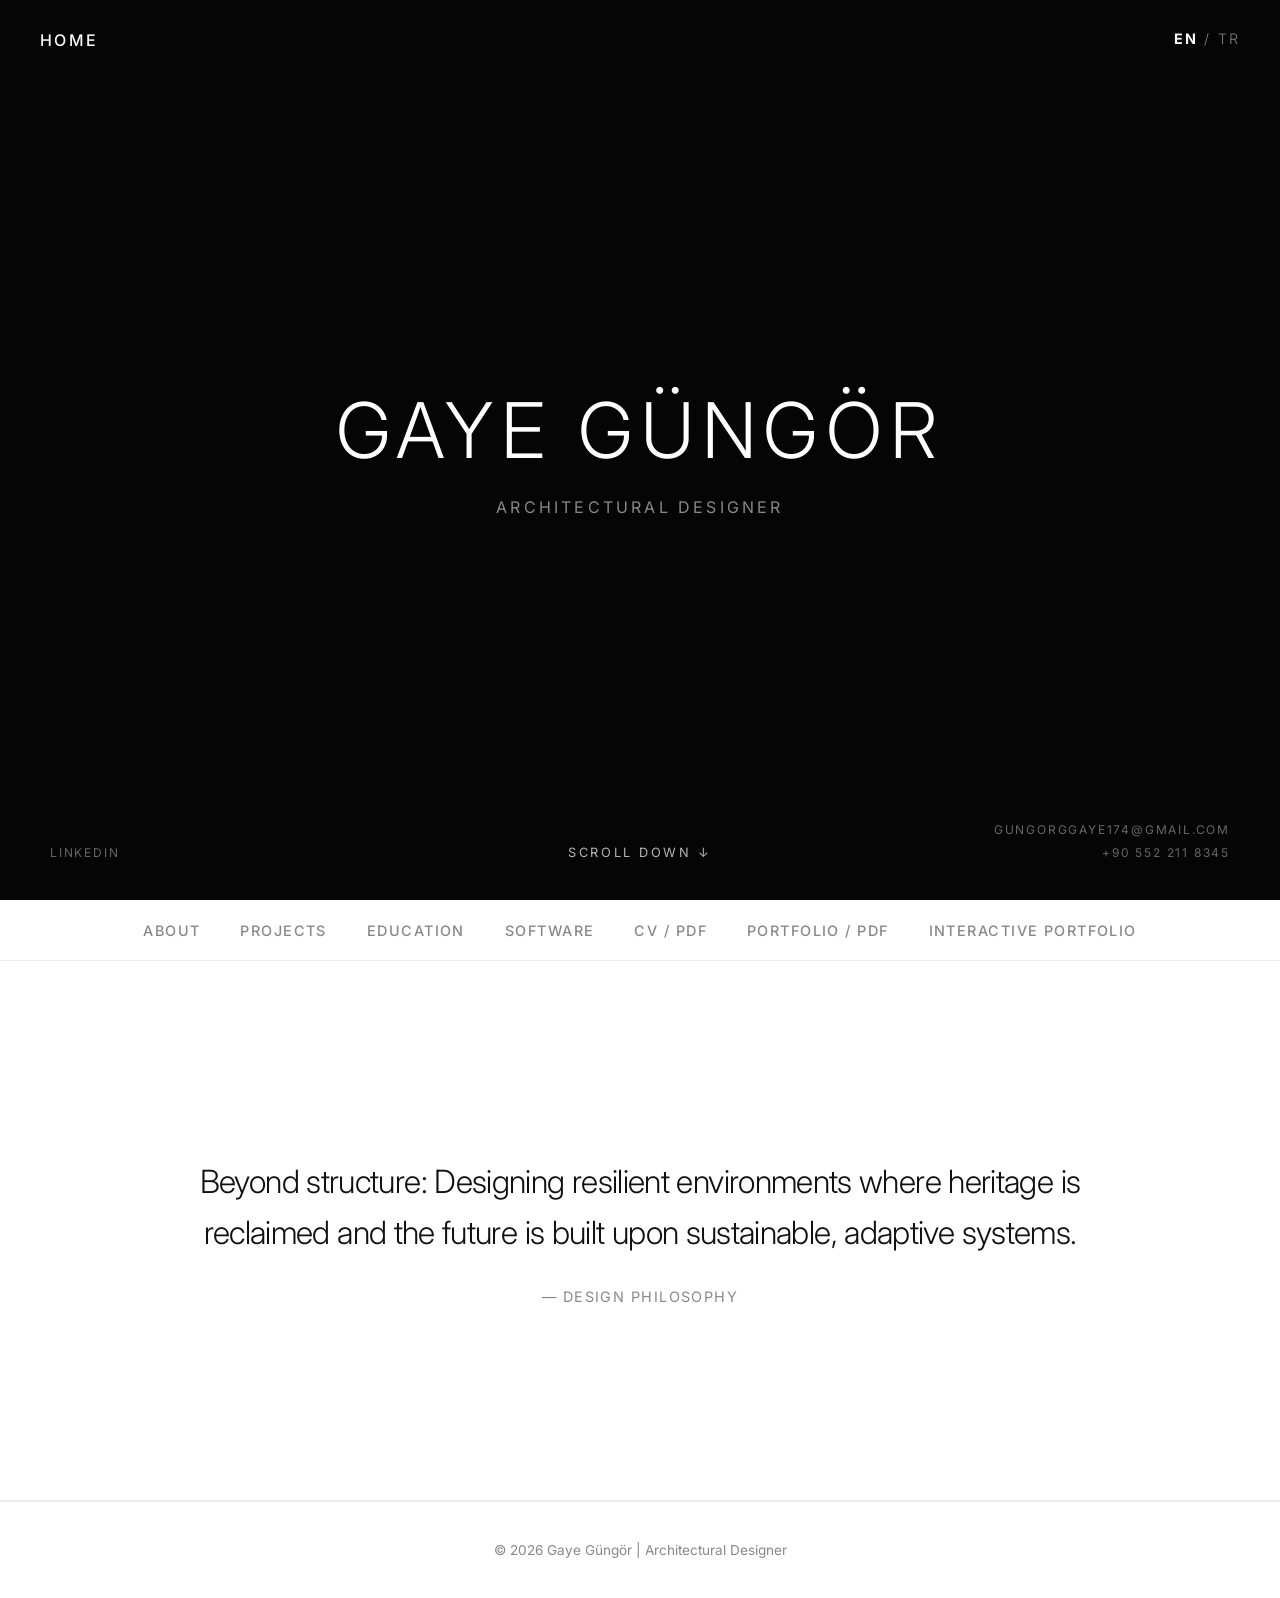
<file: index.html>
<!DOCTYPE html>
<html lang="en">
<head>
    <meta charset="UTF-8">
    <meta name="viewport" content="width=device-width, initial-scale=1.0">
    <title>Gaye Güngör | Architectural Designer</title>
    <link href="https://fonts.googleapis.com/css2?family=Inter:wght@300;400;500;600&display=swap" rel="stylesheet">
    <style>
        /* TEMEL AYARLAR VE ANİMASYON GEÇİŞİ */
        * { box-sizing: border-box; margin: 0; padding: 0; }
        
        body { 
            font-family: 'Inter', sans-serif; 
            background-color: #fafafa; 
            color: #111111; 
            opacity: 0;
            transition: opacity 0.6s ease-in-out;
        }
        
        body.loaded { opacity: 1; }
        body.fade-out { opacity: 0; }

        /* DİL GİZLEME/GÖSTERME SİSTEMİ */
        body.lang-tr .en-text { display: none !important; }
        body.lang-en .tr-text { display: none !important; }

        /* SOL ÜST KÖŞE SABİT ANA SAYFA LOGOSU */
        .fixed-logo {
            position: fixed;
            top: 30px;
            left: 40px;
            color: #ffffff;
            font-size: 1rem;
            font-weight: 500;
            text-transform: uppercase;
            letter-spacing: 0.15em;
            text-decoration: none;
            z-index: 9999;
            mix-blend-mode: difference;
            transition: opacity 0.3s ease;
        }
        .fixed-logo:hover { opacity: 0.6; }

        /* SAĞ ÜST KÖŞE DİL SEÇENEĞİ (ENG / TR) */
        .lang-toggle {
            position: fixed;
            top: 30px;
            right: 40px;
            color: #ffffff;
            font-size: 0.9rem;
            text-transform: uppercase;
            letter-spacing: 0.15em;
            cursor: pointer;
            z-index: 9999;
            mix-blend-mode: difference;
            transition: opacity 0.3s ease, transform 0.3s ease;
        }
        .lang-toggle:hover { opacity: 0.8; transform: translateY(-2px); }

        /* 1. SİYAH GİRİŞ EKRANI (HERO) */
        .hero {
            height: 100vh;
            background-color: #050505; 
            display: flex;
            flex-direction: column;
            justify-content: center;
            align-items: center;
            position: relative;
        }

        .hero h1 {
            color: #ffffff; 
            font-size: clamp(3rem, 6vw, 6rem);
            font-weight: 300;
            letter-spacing: 0.1em;
            text-transform: uppercase;
            animation: slideUp 1.5s ease-out forwards;
            opacity: 0;
            transform: translateY(30px);
            text-align: center;
        }

        .hero p { 
            color: #888888; 
            margin-top: 20px; 
            font-size: 1rem; 
            text-transform: uppercase; 
            letter-spacing: 0.2em; 
            animation: slideUp 1.5s ease-out forwards 0.3s; 
            opacity: 0; 
            transform: translateY(30px); 
            text-align: center;
        }

        @keyframes slideUp {
            to { opacity: 1; transform: translateY(0); }
        }

        /* Hero İçi İletişim Bilgileri */
        .hero-social, .hero-contact {
            position: absolute;
            bottom: 40px;
            display: flex;
            flex-direction: column;
            gap: 8px;
            opacity: 0;
            animation: slideUp 1.5s ease-out forwards 0.6s; 
        }

        .hero-social { left: 50px; text-align: left; }
        .hero-contact { right: 50px; text-align: right; }

        .contact-link {
            color: #666666;
            text-decoration: none;
            font-size: 0.75rem;
            letter-spacing: 0.15em;
            text-transform: uppercase;
            transition: color 0.3s ease;
        }
        .contact-link:hover { color: #ffffff; }

        .scroll-down {
            position: absolute;
            bottom: 40px;
            color: #ffffff;
            font-size: 0.8rem;
            letter-spacing: 0.2em;
            text-transform: uppercase;
            text-decoration: none;
            opacity: 0.7;
            transition: opacity 0.3s;
            animation: bounce 2s infinite;
            cursor: pointer;
        }
        .scroll-down:hover { opacity: 1; }

        @keyframes bounce {
            0%, 20%, 50%, 80%, 100% { transform: translateY(0); }
            40% { transform: translateY(-10px); }
            60% { transform: translateY(-5px); }
        }

        /* 2. YAPIŞKAN MENÜ (About başa alındı) */
        .nav-container {
            position: sticky;
            top: 0;
            background-color: rgba(255, 255, 255, 0.95); 
            backdrop-filter: blur(5px);
            padding: 20px 0;
            border-bottom: 1px solid #eaeaea;
            z-index: 1000;
            text-align: center;
        }

        .nav-links {
            list-style: none;
            display: flex;
            justify-content: center;
            gap: 40px;
            flex-wrap: wrap;
        }

        .nav-links a {
            text-decoration: none;
            color: #888888;
            font-size: 0.9rem;
            font-weight: 500;
            text-transform: uppercase;
            letter-spacing: 0.1em;
            transition: color 0.3s ease;
            cursor: pointer;
        }
        .nav-links a:hover, .nav-links a.active { color: #111111; }

        /* MANİFESTO / VİZYON BÖLÜMÜ */
        .philosophy-section {
            padding: 150px 10%;
            background-color: #ffffff;
            text-align: center;
            min-height: 60vh;
            display: flex;
            flex-direction: column;
            justify-content: center;
            align-items: center;
            border-bottom: 1px solid #eaeaea;
        }
        .philosophy-text {
            font-size: clamp(1.5rem, 2.5vw, 2.5rem);
            font-weight: 300;
            line-height: 1.6;
            color: #111111;
            max-width: 1000px;
            margin: 0 auto;
            letter-spacing: -0.02em;
        }
        .philosophy-sub {
            margin-top: 30px;
            font-size: 0.9rem;
            color: #888888;
            text-transform: uppercase;
            letter-spacing: 0.1em;
        }

        footer {
            padding: 40px 10%;
            text-align: center;
            border-top: 1px solid #eaeaea;
            font-size: 0.85rem;
            color: #888888;
            background-color: #ffffff;
        }

        /* MOBİL UYUM */
        @media (max-width: 768px) {
            .nav-links { gap: 20px; }
            .hero-social, .hero-contact { bottom: 20px; gap: 5px; }
            .hero-social { left: 20px; }
            .hero-contact { right: 20px; }
            .contact-link { font-size: 0.65rem; }
            .scroll-down { bottom: 80px; }
            .fixed-logo { top: 20px; left: 20px; font-size: 0.8rem; }
            .lang-toggle { top: 20px; right: 20px; font-size: 0.8rem; }
            .philosophy-section { padding: 80px 5%; }
        }
    </style>
</head>
<body class="lang-en">

    <!-- SOL ÜST ANA SAYFA BUTONU -->
    <a href="index.html" class="fixed-logo en-text" onclick="transitionToPage(event, 'index.html')">Home</a>
    <a href="index.html" class="fixed-logo tr-text" onclick="transitionToPage(event, 'index.html')">Ana Sayfa</a>
    
    <!-- SAĞ ÜST DİL SEÇENEĞİ -->
    <div class="lang-toggle" onclick="toggleLanguage()">
        <span class="en-text"><span style="font-weight: 700; opacity: 1;">EN</span> <span style="font-weight: 300; opacity: 0.5;">/ TR</span></span>
        <span class="tr-text"><span style="font-weight: 300; opacity: 0.5;">EN /</span> <span style="font-weight: 700; opacity: 1;">TR</span></span>
    </div>

    <section class="hero" id="home">
        <h1>Gaye Güngör</h1>
        <p class="en-text">Architectural Designer</p>
        <p class="tr-text">Mimari Tasarımcı</p>
        
        <div class="hero-social">
            <a href="https://www.linkedin.com/in/gayeg%C3%BCng%C3%B6r" target="_blank" class="contact-link">LinkedIn</a>
        </div>

        <div class="hero-contact">
            <a href="mailto:gungorggaye174@gmail.com" class="contact-link">gungorggaye174@gmail.com</a>
            <a href="tel:+905522118345" class="contact-link">+90 552 211 8345</a>
        </div>

        <a class="scroll-down en-text" onclick="scrollToManifesto()">Scroll Down ↓</a>
        <a class="scroll-down tr-text" onclick="scrollToManifesto()">Aşağı Kaydır ↓</a>
    </section>

    <!-- MENÜ: İstediğin gibi About en başta, ardından Projects, Education, Software -->
    <nav class="nav-container" id="navbar">
        <ul class="nav-links" style="list-style: none; padding: 0;">
            <li>
                <a href="about.html" class="en-text" onclick="transitionToPage(event, 'about.html')">About</a>
                <a href="about.html" class="tr-text" onclick="transitionToPage(event, 'about.html')">Hakkımda</a>
            </li>
            <li>
                <a href="projects.html" class="en-text" onclick="transitionToPage(event, 'projects.html')">Projects</a>
                <a href="projects.html" class="tr-text" onclick="transitionToPage(event, 'projects.html')">Projeler</a>
            </li>
            <li>
                <a href="education.html" class="en-text" onclick="transitionToPage(event, 'education.html')">Education</a>
                <a href="education.html" class="tr-text" onclick="transitionToPage(event, 'education.html')">Eğitim</a>
            </li>
            <li>
                <a href="software.html" class="en-text" onclick="transitionToPage(event, 'software.html')">Software</a>
                <a href="software.html" class="tr-text" onclick="transitionToPage(event, 'software.html')">Yazılımlar</a>
            </li>
            <li><a href="Gaye_Gungor_CV.pdf" target="_blank">CV / PDF</a></li>
            <li>
                <a href="Gaye_Gungor_Portfolio%20(1).pdf" target="_blank" class="en-text">Portfolio / PDF</a>
                <a href="Gaye_Gungor_Portfolio%20(1).pdf" target="_blank" class="tr-text">Portfolyo / PDF</a>
            </li>
            <li>
                <a href="https://heyzine.com/flip-book/fa36f7c1f8.html" target="_blank" class="en-text">Interactive Portfolio</a>
                <a href="https://heyzine.com/flip-book/fa36f7c1f8.html" target="_blank" class="tr-text">Etkileşimli Portfolyo</a>
            </li>
        </ul>
    </nav>

    <!-- VİZYON / MANİFESTO BÖLÜMÜ -->
    <section class="philosophy-section">
        <div class="philosophy-text en-text">
            Beyond structure: Designing resilient environments where heritage is reclaimed and the future is built upon sustainable, adaptive systems.
        </div>
        <div class="philosophy-text tr-text">
            Yapının ötesinde: Kültürel mirasın yeniden kazanıldığı; geleceğin ise sürdürülebilir, adaptif sistemler üzerine inşa edildiği dirençli çevreler tasarlıyorum.
        </div>
        <div class="philosophy-sub en-text">— Design Philosophy</div>
        <div class="philosophy-sub tr-text">— Tasarım Felsefesi</div>
    </section>

    <footer>
        <p class="en-text">© 2026 Gaye Güngör | Architectural Designer</p>
        <p class="tr-text">© 2026 Gaye Güngör | Mimari Tasarımcı</p>
    </footer>

    <script>
        // 1. Dil Hafızası
        const savedLang = localStorage.getItem('siteLang') || 'en';
        document.body.classList.remove('lang-en', 'lang-tr');
        document.body.classList.add('lang-' + savedLang);

        // 2. Sayfa Yüklenme Animasyonu
        window.onload = function() {
            document.body.classList.add('loaded');
        };

        // 3. Manifesto Bölümüne Kaydırma
        function scrollToManifesto() {
            document.querySelector('.philosophy-section').scrollIntoView({ behavior: 'smooth' });
        }

        // 4. Dil Değiştirme Fonksiyonu
        function toggleLanguage() {
            const body = document.body;
            if (body.classList.contains('lang-en')) {
                body.classList.remove('lang-en');
                body.classList.add('lang-tr');
                localStorage.setItem('siteLang', 'tr');
            } else {
                body.classList.remove('lang-tr');
                body.classList.add('lang-en');
                localStorage.setItem('siteLang', 'en');
            }
        }

        // 5. Sayfalar Arası Geçiş Animasyonu
        function transitionToPage(event, url) {
            event.preventDefault(); 
            document.body.classList.remove('loaded');
            document.body.classList.add('fade-out'); 
            
            setTimeout(function() {
                window.location.href = url;
            }, 600);
        }
    </script>
</body>
</html>
</file>
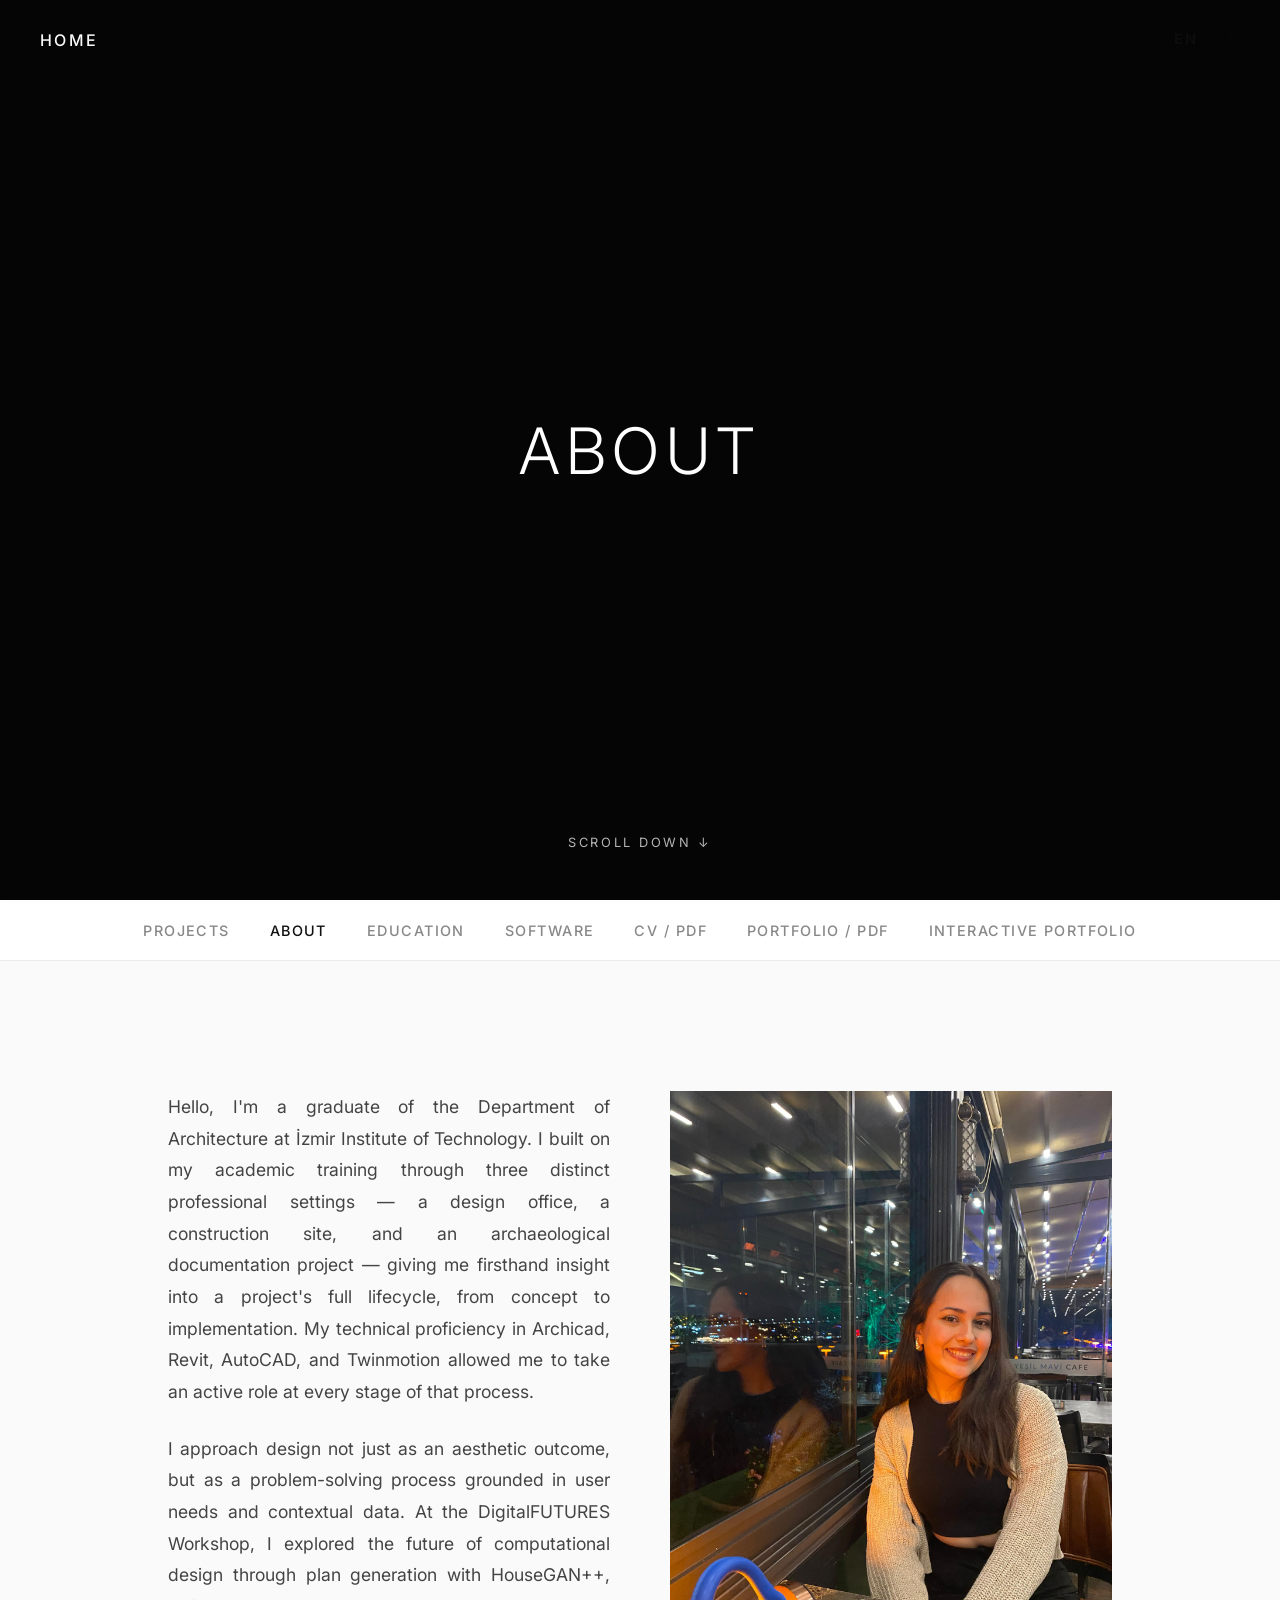
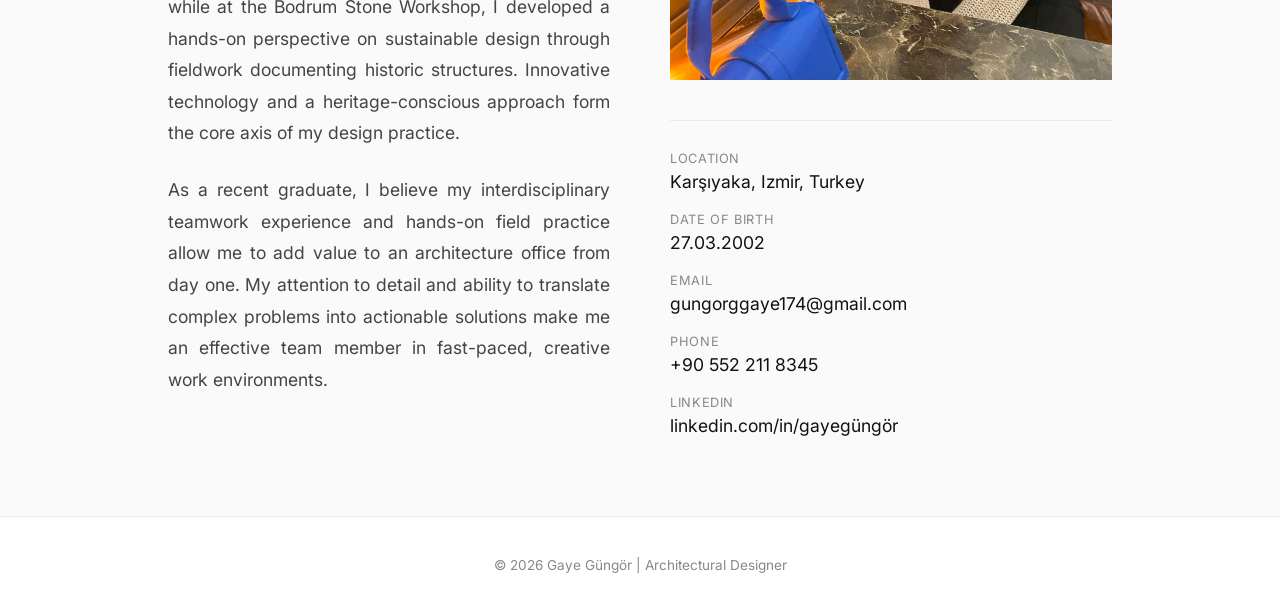
<file: about.html>
<!DOCTYPE html>
<html lang="en">
<head>
    <meta charset="UTF-8">
    <meta name="viewport" content="width=device-width, initial-scale=1.0">
    <title>About | Gaye Güngör</title>
    <link href="https://fonts.googleapis.com/css2?family=Inter:wght@300;400;500;600&display=swap" rel="stylesheet">
    <style>
        * { box-sizing: border-box; margin: 0; padding: 0; }
        body { font-family: 'Inter', sans-serif; background-color: #fafafa; color: #111111; opacity: 0; transition: opacity 0.6s ease-in-out; }
        body.loaded { opacity: 1; }
        body.fade-out { opacity: 0; }

        /* SOL ÜST KÖŞE SABİT ANA SAYFA LOGOSU */
        .fixed-logo {
            position: fixed;
            top: 30px;
            left: 40px;
            color: #ffffff;
            font-size: 1rem;
            font-weight: 500;
            text-transform: uppercase;
            letter-spacing: 0.15em;
            text-decoration: none;
            z-index: 9999;
            mix-blend-mode: difference;
            transition: opacity 0.3s ease;
        }
        .fixed-logo:hover {
            opacity: 0.6;
        }

        .hero { height: 100vh; background-color: #050505; display: flex; flex-direction: column; justify-content: center; align-items: center; position: relative; }
        .hero h1 { color: #ffffff; font-size: clamp(3rem, 5vw, 5rem); font-weight: 300; letter-spacing: 0.1em; text-transform: uppercase; animation: slideUp 1.5s ease-out forwards; opacity: 0; transform: translateY(30px); }
        @keyframes slideUp { to { opacity: 1; transform: translateY(0); } }

        .scroll-down { position: absolute; bottom: 50px; color: #ffffff; font-size: 0.8rem; letter-spacing: 0.2em; text-transform: uppercase; text-decoration: none; opacity: 0.7; transition: opacity 0.3s; animation: bounce 2s infinite; cursor: pointer; }
        .scroll-down:hover { opacity: 1; }
        @keyframes bounce { 0%, 20%, 50%, 80%, 100% { transform: translateY(0); } 40% { transform: translateY(-10px); } 60% { transform: translateY(-5px); } }

        .nav-container { position: sticky; top: 0; background-color: rgba(255, 255, 255, 0.95); backdrop-filter: blur(5px); padding: 20px 0; border-bottom: 1px solid #eaeaea; z-index: 1000; text-align: center; }
        .nav-links { list-style: none; display: flex; justify-content: center; gap: 40px; flex-wrap: wrap; }
        .nav-links a { text-decoration: none; color: #888888; font-size: 0.9rem; font-weight: 500; text-transform: uppercase; letter-spacing: 0.1em; transition: color 0.3s ease; cursor: pointer; }
        .nav-links a:hover, .nav-links a.active { color: #111111; }

        .content-section { padding: 80px 10%; min-height: 100vh; max-width: 1200px; margin: 0 auto; }
        .about-grid { display: grid; grid-template-columns: 1fr 1fr; gap: 60px; margin-top: 50px; }
        
        .bio-text p { font-size: 1.1rem; line-height: 1.8; margin-bottom: 25px; color: #444; text-align: justify; }
        
        /* SAĞ TARAF (FOTOĞRAF VE İLETİŞİM) KUTUSU */
        .profile-side { display: flex; flex-direction: column; }
        .profile-img-container { width: 100%; aspect-ratio: 3/4; background-color: #e0e0e0; display: flex; align-items: center; justify-content: center; color: #999; overflow: hidden; }
        .profile-img-container img { width: 100%; height: 100%; object-fit: cover; }

        .contact-box { margin-top: 40px; padding-top: 30px; border-top: 1px solid #eaeaea; display: flex; flex-direction: column; gap: 20px; }
        .contact-item span { display: block; font-size: 0.8rem; color: #888; text-transform: uppercase; letter-spacing: 0.05em; margin-bottom: 5px; }
        .contact-item a, .contact-item .info-text { color: #111; text-decoration: none; font-size: 1.1rem; }
        .contact-item a { border-bottom: 1px solid transparent; transition: border-color 0.3s; }
        .contact-item a:hover { border-color: #111; }

        footer { padding: 40px 10%; text-align: center; border-top: 1px solid #eaeaea; font-size: 0.85rem; color: #888888; background-color: #ffffff; }

        /* YÜKLENİYOR (PULSE) ANİMASYONU */
        @keyframes pulse {
            0% { background-color: #e0e0e0; }
            50% { background-color: #f2f2f2; }
            100% { background-color: #e0e0e0; }
        }

        .image-placeholder, .img-block, .profile-img-container {
            animation: pulse 2s infinite ease-in-out;
            background-color: #e0e0e0; 
        }

        @media (max-width: 768px) { 
            .about-grid { grid-template-columns: 1fr; } 
            .nav-links { gap: 20px; } 
            .fixed-logo { top: 20px; left: 20px; font-size: 0.8rem; }
        }
        
        /* DİL GİZLEME/GÖSTERME SİSTEMİ */
        body.lang-tr .en-text { display: none !important; }
        body.lang-en .tr-text { display: none !important; }

        /* SAĞ ÜST KÖŞE DİL SEÇENEĞİ (ENG / TR) */
        .lang-toggle {
            position: fixed;
            top: 30px;
            right: 40px;
            color: #111111; 
            font-size: 0.9rem;
            font-weight: 500;
            text-transform: uppercase;
            letter-spacing: 0.15em;
            cursor: pointer;
            z-index: 9999;
            mix-blend-mode: difference;
            transition: opacity 0.3s ease, transform 0.3s ease;
        }
        .lang-toggle:hover { opacity: 0.8; transform: translateY(-2px); }

        @media (max-width: 768px) {
            .lang-toggle { top: 20px; right: 20px; font-size: 0.8rem; }
        }
    </style>
</head>
<body class="lang-en">

    <!-- SAĞ ÜST DİL SEÇENEĞİ -->
    <div class="lang-toggle" onclick="toggleLanguage()">
        <span class="en-text"><span style="font-weight: 700; opacity: 1;">EN</span> <span style="font-weight: 300; opacity: 0.5;">/ TR</span></span>
        <span class="tr-text"><span style="font-weight: 300; opacity: 0.5;">EN /</span> <span style="font-weight: 700; opacity: 1;">TR</span></span>
    </div>
    
    <!-- SABİT ANA SAYFA LOGOSU -->
    <a href="index.html" class="fixed-logo en-text" onclick="transitionToPage(event, 'index.html')">Home</a>
    <a href="index.html" class="fixed-logo tr-text" onclick="transitionToPage(event, 'index.html')">Ana Sayfa</a>

    <section class="hero" id="home">
        <h1 class="en-text">About</h1>
        <h1 class="tr-text">Hakkımda</h1>
        <a class="scroll-down en-text" onclick="scrollToContent()">Scroll Down ↓</a>
        <a class="scroll-down tr-text" onclick="scrollToContent()">Aşağı Kaydır ↓</a>
    </section>

    <!-- YAPIŞKAN MENÜ -->
    <nav class="nav-container" id="navbar">
        <ul class="nav-links" style="list-style: none; padding: 0;">
            <li>
                <a href="projects.html" class="en-text" onclick="transitionToPage(event, 'projects.html')">Projects</a>
                <a href="projects.html" class="tr-text" onclick="transitionToPage(event, 'projects.html')">Projeler</a>
            </li>
            <li>
                <a href="#navbar" class="active en-text">About</a>
                <a href="#navbar" class="active tr-text">Hakkımda</a>
            </li>
            <li>
                <a href="education.html" class="en-text" onclick="transitionToPage(event, 'education.html')">Education</a>
                <a href="education.html" class="tr-text" onclick="transitionToPage(event, 'education.html')">Eğitim</a>
            </li>
            <li>
                <a href="software.html" class="en-text" onclick="transitionToPage(event, 'software.html')">Software</a>
                <a href="software.html" class="tr-text" onclick="transitionToPage(event, 'software.html')">Yazılımlar</a>
            </li>
            <li><a href="Gaye_Gungor_CV.pdf" target="_blank">CV / PDF</a></li>
            <li>
                <a href="Gaye_Gungor_Portfolio%20(1).pdf" target="_blank" class="en-text">Portfolio / PDF</a>
                <a href="Gaye_Gungor_Portfolio%20(1).pdf" target="_blank" class="tr-text">Portfolyo / PDF</a>
            </li>
            <li>
                <a href="https://heyzine.com/flip-book/fa36f7c1f8.html" target="_blank" class="en-text">Interactive Portfolio</a>
                <a href="https://heyzine.com/flip-book/fa36f7c1f8.html" target="_blank" class="tr-text">Etkileşimli Portfolyo</a>
            </li>
        </ul>
    </nav>

    <section class="content-section" id="content">
        <div class="about-grid">
            
            <!-- SOL TARAF: HAKKIMDA METNİ -->
            <div class="bio-text">
                <p class="en-text">Hello, I'm a graduate of the Department of Architecture at İzmir Institute of Technology. I built on my academic training through three distinct professional settings — a design office, a construction site, and an archaeological documentation project — giving me firsthand insight into a project's full lifecycle, from concept to implementation. My technical proficiency in Archicad, Revit, AutoCAD, and Twinmotion allowed me to take an active role at every stage of that process.</p>
                <p class="tr-text">Merhaba, İzmir Yüksek Teknoloji Enstitüsü Mimarlık Bölümü mezunuyum. Akademik eğitimimi tasarım ofisi, inşaat sahası ve arkeolojik belgeleme çalışması olmak üzere üç farklı profesyonel ortamda pekiştirdim; bu deneyim bana bir projenin kavramdan uygulamaya tüm sürecini görme fırsatı verdi. Archicad, Revit, AutoCAD ve Twinmotion'daki teknik yetkinliğim, bu sürecin her aşamasında aktif rol almamı sağladı.</p>
                
                <p class="en-text">I approach design not just as an aesthetic outcome, but as a problem-solving process grounded in user needs and contextual data. At the DigitalFUTURES Workshop, I explored the future of computational design through plan generation with HouseGAN++, while at the Bodrum Stone Workshop, I developed a hands-on perspective on sustainable design through fieldwork documenting historic structures. Innovative technology and a heritage-conscious approach form the core axis of my design practice.</p>
                <p class="tr-text">Tasarımı, estetik bir çıktıdan çok kullanıcı ihtiyaçları ve bağlamsal veriye dayalı bir problem çözme süreci olarak görüyorum. DigitalFUTURES Workshop'ta HouseGAN++ ile hesaplamalı tasarımın geleceğini deneyimlerken, Bodrum Taş Atölyesi'nde tarihi yapıların belgelenmesi üzerine saha çalışması yaparak sürdürülebilir tasarıma dair somut bir bakış açısı geliştirdim. Yenilikçi teknoloji ve mirasa duyarlı yaklaşım, tasarım pratiğimin temel eksenini oluşturuyor.</p>
                
                <p class="en-text">As a recent graduate, I believe my interdisciplinary teamwork experience and hands-on field practice allow me to add value to an architecture office from day one. My attention to detail and ability to translate complex problems into actionable solutions make me an effective team member in fast-paced, creative work environments.</p>
                <p class="tr-text">Yeni mezun olmama rağmen, disiplinler arası ekip deneyimim ve saha pratiğimle bir mimarlık ofisine ilk günden katma değer sunabileceğime inanıyorum. Detaya verdiğim önem ve karmaşık problemleri uygulanabilir çözümlere dönüştürme becerim, yaratıcı çalışma ortamlarında etkin bir ekip üyesi olmamı sağlıyor.</p>
            </div>
            
            <!-- SAĞ TARAF: FOTOĞRAF VE İLETİŞİM BİLGİLERİ -->
            <div class="profile-side">
                
                <div class="profile-img-container">
                    <img src="WhatsApp Image 2026-07-21 at 14.27.58.jpeg" alt="Gaye Güngör">
                </div>
                
                <div class="contact-box">
                    <div class="contact-item">
                        <span class="en-text">Location</span>
                        <span class="tr-text">Konum</span>
                        <div class="info-text en-text">Karşıyaka, Izmir, Turkey</div>
                        <div class="info-text tr-text">Karşıyaka, İzmir, Türkiye</div>
                    </div>
                    
                    <div class="contact-item">
                        <span class="en-text">DATE OF BIRTH</span>
                        <span class="tr-text">DOĞUM TARİHİ</span>
                        <!-- DOĞUM TARİHİNİ BURADAN DEĞİŞTİREBİLİRSİN -->
                        <div class="info-text en-text">27.03.2002</div>
                        <div class="info-text tr-text">27.03.2002</div>
                    </div>
                    
                    <div class="contact-item">
                        <span class="en-text">Email</span>
                        <span class="tr-text">E-posta</span>
                        <a href="mailto:gungorggaye174@gmail.com">gungorggaye174@gmail.com</a>
                    </div>
                    
                    <div class="contact-item">
                        <span class="en-text">Phone</span>
                        <span class="tr-text">Telefon</span>
                        <a href="tel:+905522118345">+90 552 211 8345</a>
                    </div>
                    
                    <div class="contact-item">
                        <span class="en-text">LinkedIn</span>
                        <span class="tr-text">LinkedIn</span>
                        <a href="https://www.linkedin.com/in/gayeg%C3%BCng%C3%B6r" target="_blank">linkedin.com/in/gayegüngör</a>
                    </div>
                </div>

            </div>
        </div>
    </section>

    <footer>
        <p class="en-text">© 2026 Gaye Güngör | Architectural Designer</p>
        <p class="tr-text">© 2026 Gaye Güngör | Mimari Tasarımcı</p>
    </footer>

    <script>
        // 1. Dil Hafızası
        const savedLang = localStorage.getItem('siteLang') || 'en';
        document.body.classList.remove('lang-en', 'lang-tr');
        document.body.classList.add('lang-' + savedLang);

        // 2. Sayfa Yüklenme Animasyonu
        window.onload = function() {
            document.body.classList.add('loaded');
        };

        // 3. Dil Değiştirme Butonu İşlevi
        function toggleLanguage() {
            const body = document.body;
            if (body.classList.contains('lang-en')) {
                body.classList.remove('lang-en');
                body.classList.add('lang-tr');
                localStorage.setItem('siteLang', 'tr');
            } else {
                body.classList.remove('lang-tr');
                body.classList.add('lang-en');
                localStorage.setItem('siteLang', 'en');
            }
        }

        // 4. Sayfalar Arası Geçiş
        function transitionToPage(event, url) {
            event.preventDefault(); 
            document.body.classList.remove('loaded');
            document.body.classList.add('fade-out'); 
            
            setTimeout(function() {
                window.location.href = url;
            }, 600);
        }

        // 5. Scroll Down Butonu İçin Kaydırma Fonksiyonu
        function scrollToContent() {
            document.getElementById('content').scrollIntoView({ behavior: 'smooth' });
        }
    </script>
</body>
</html>
</file>
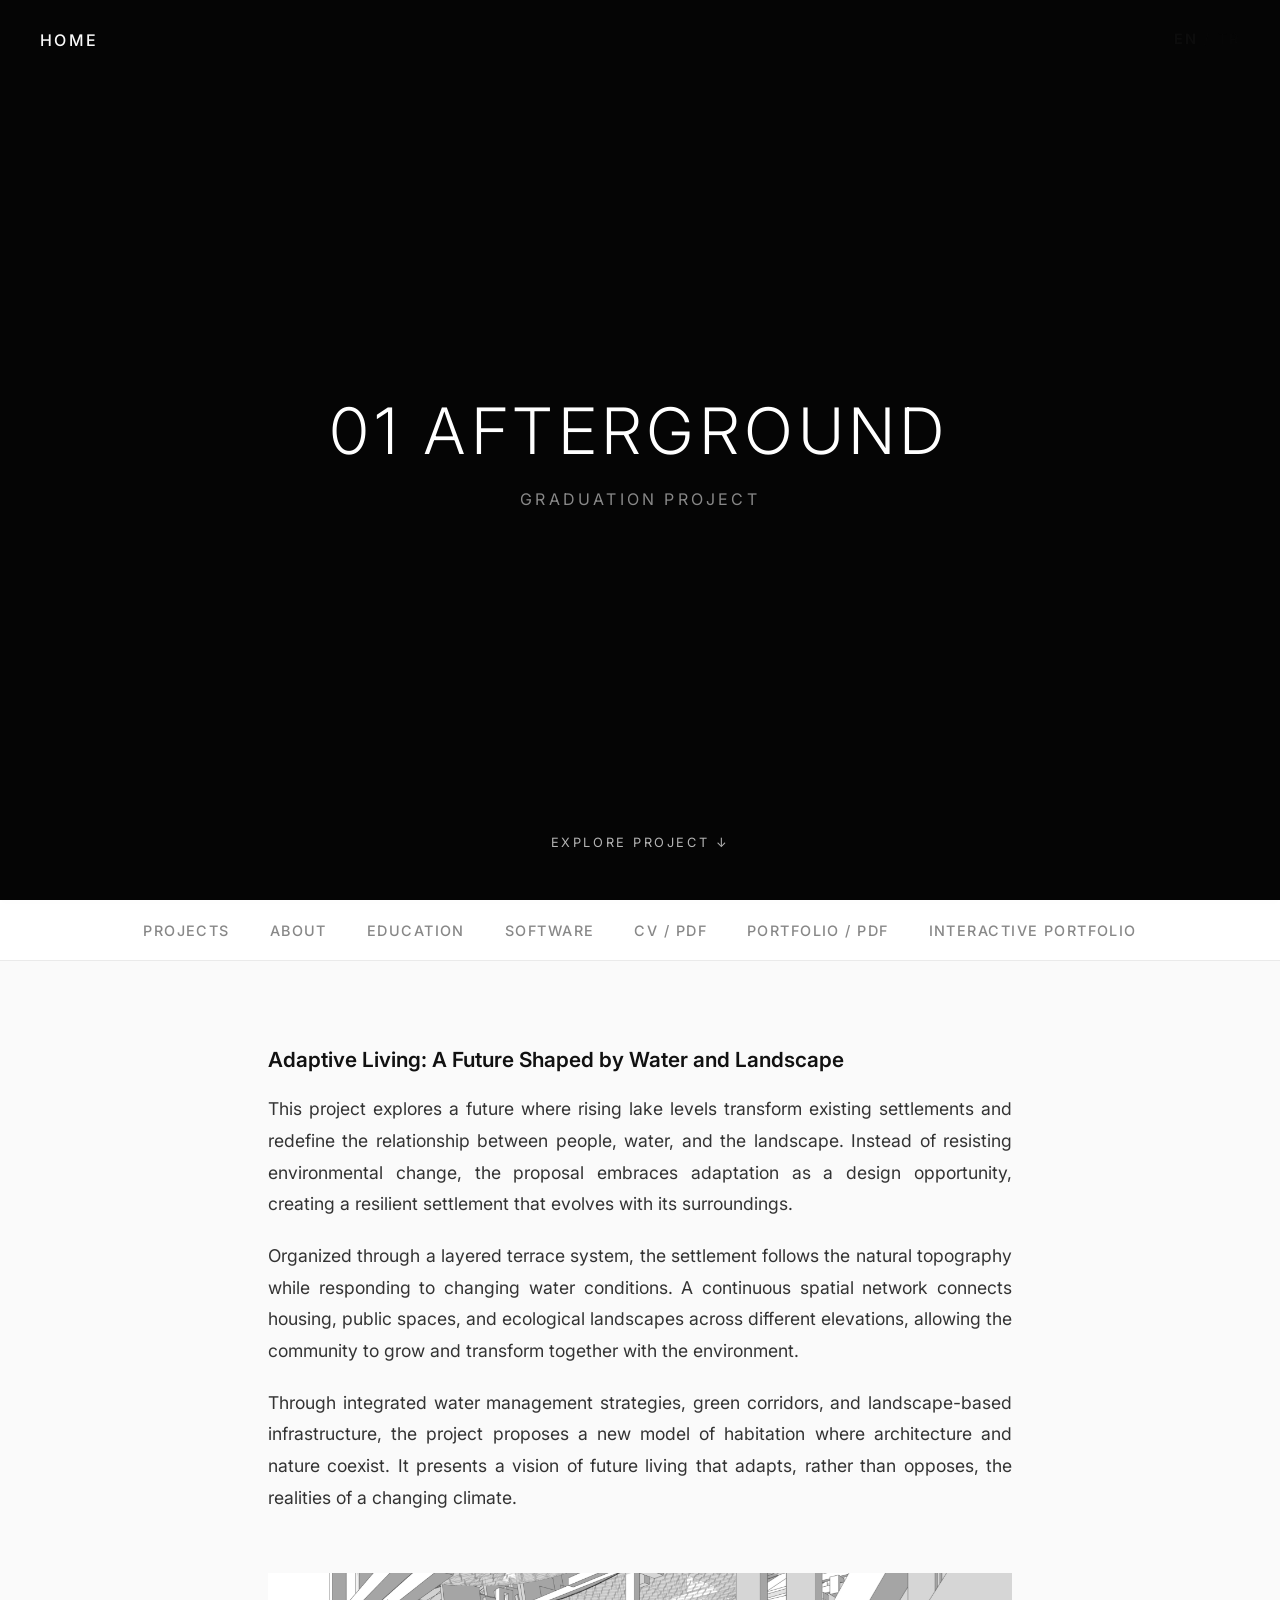
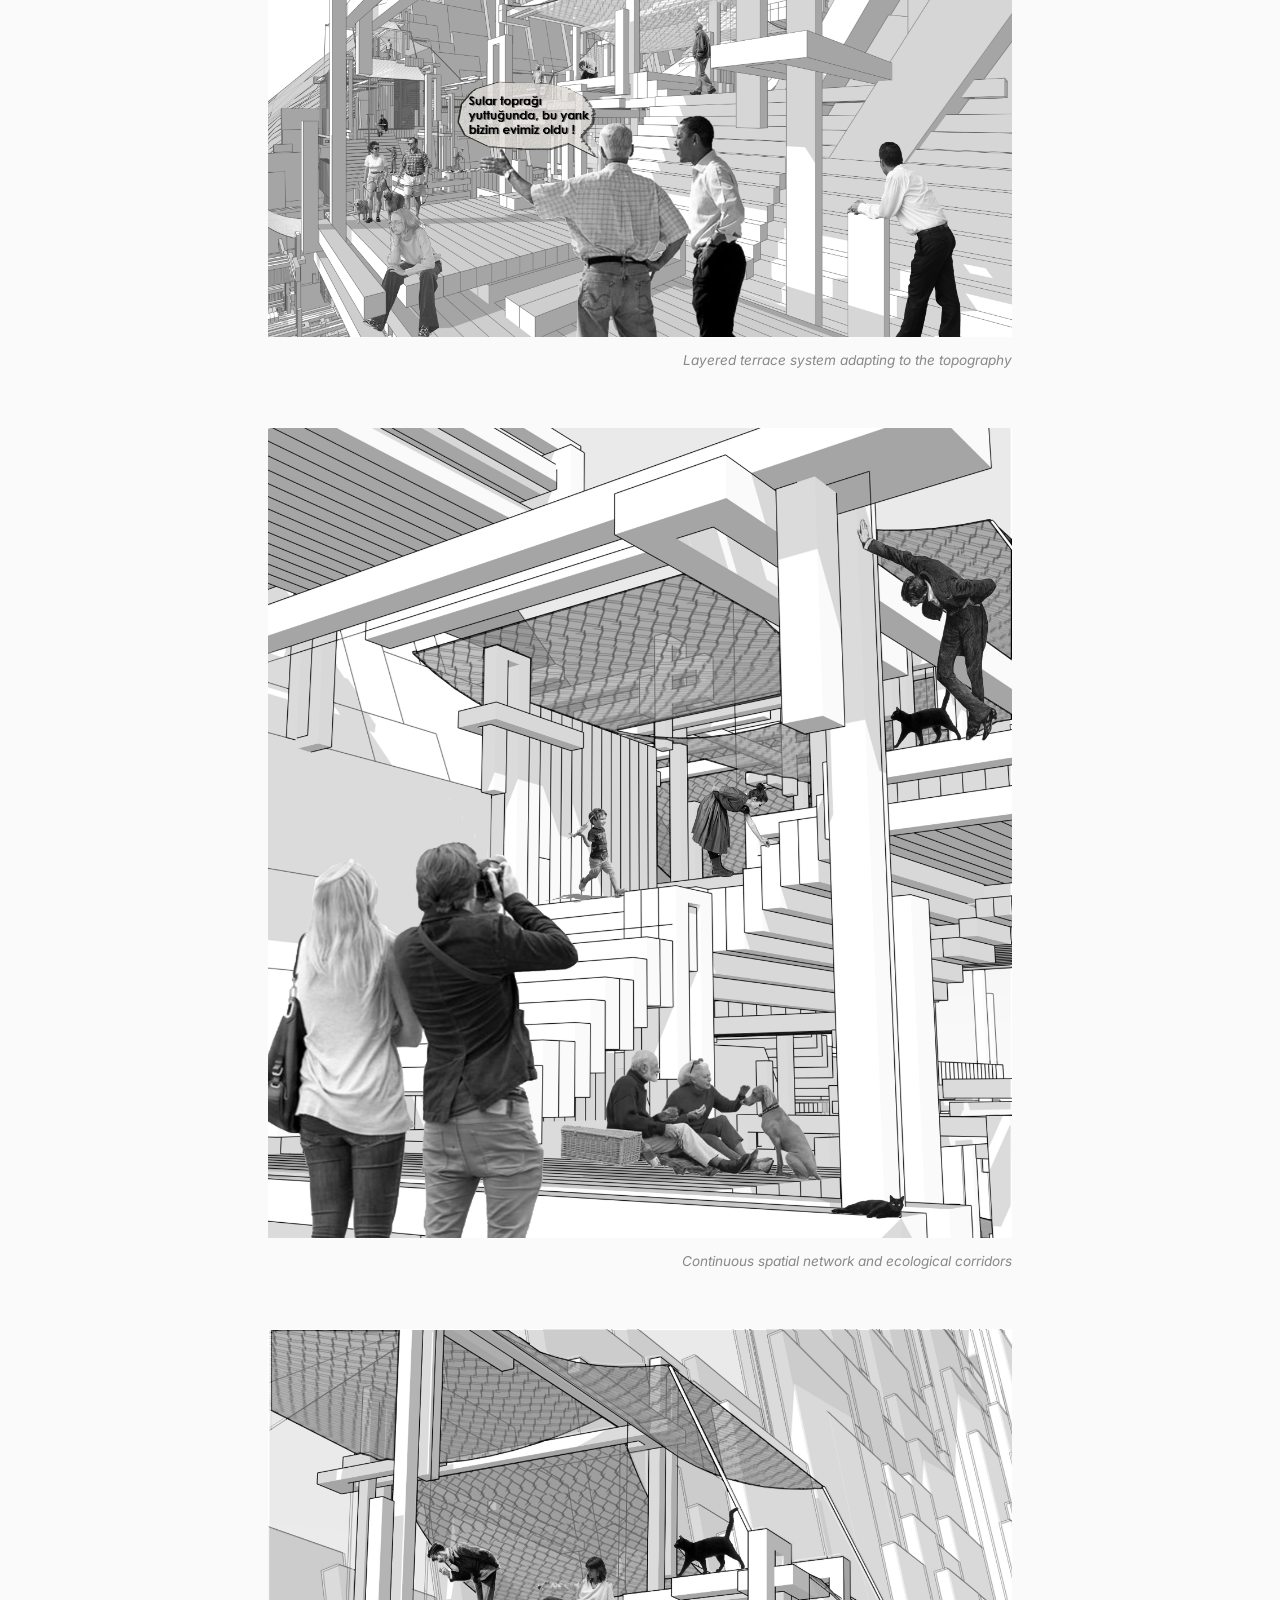
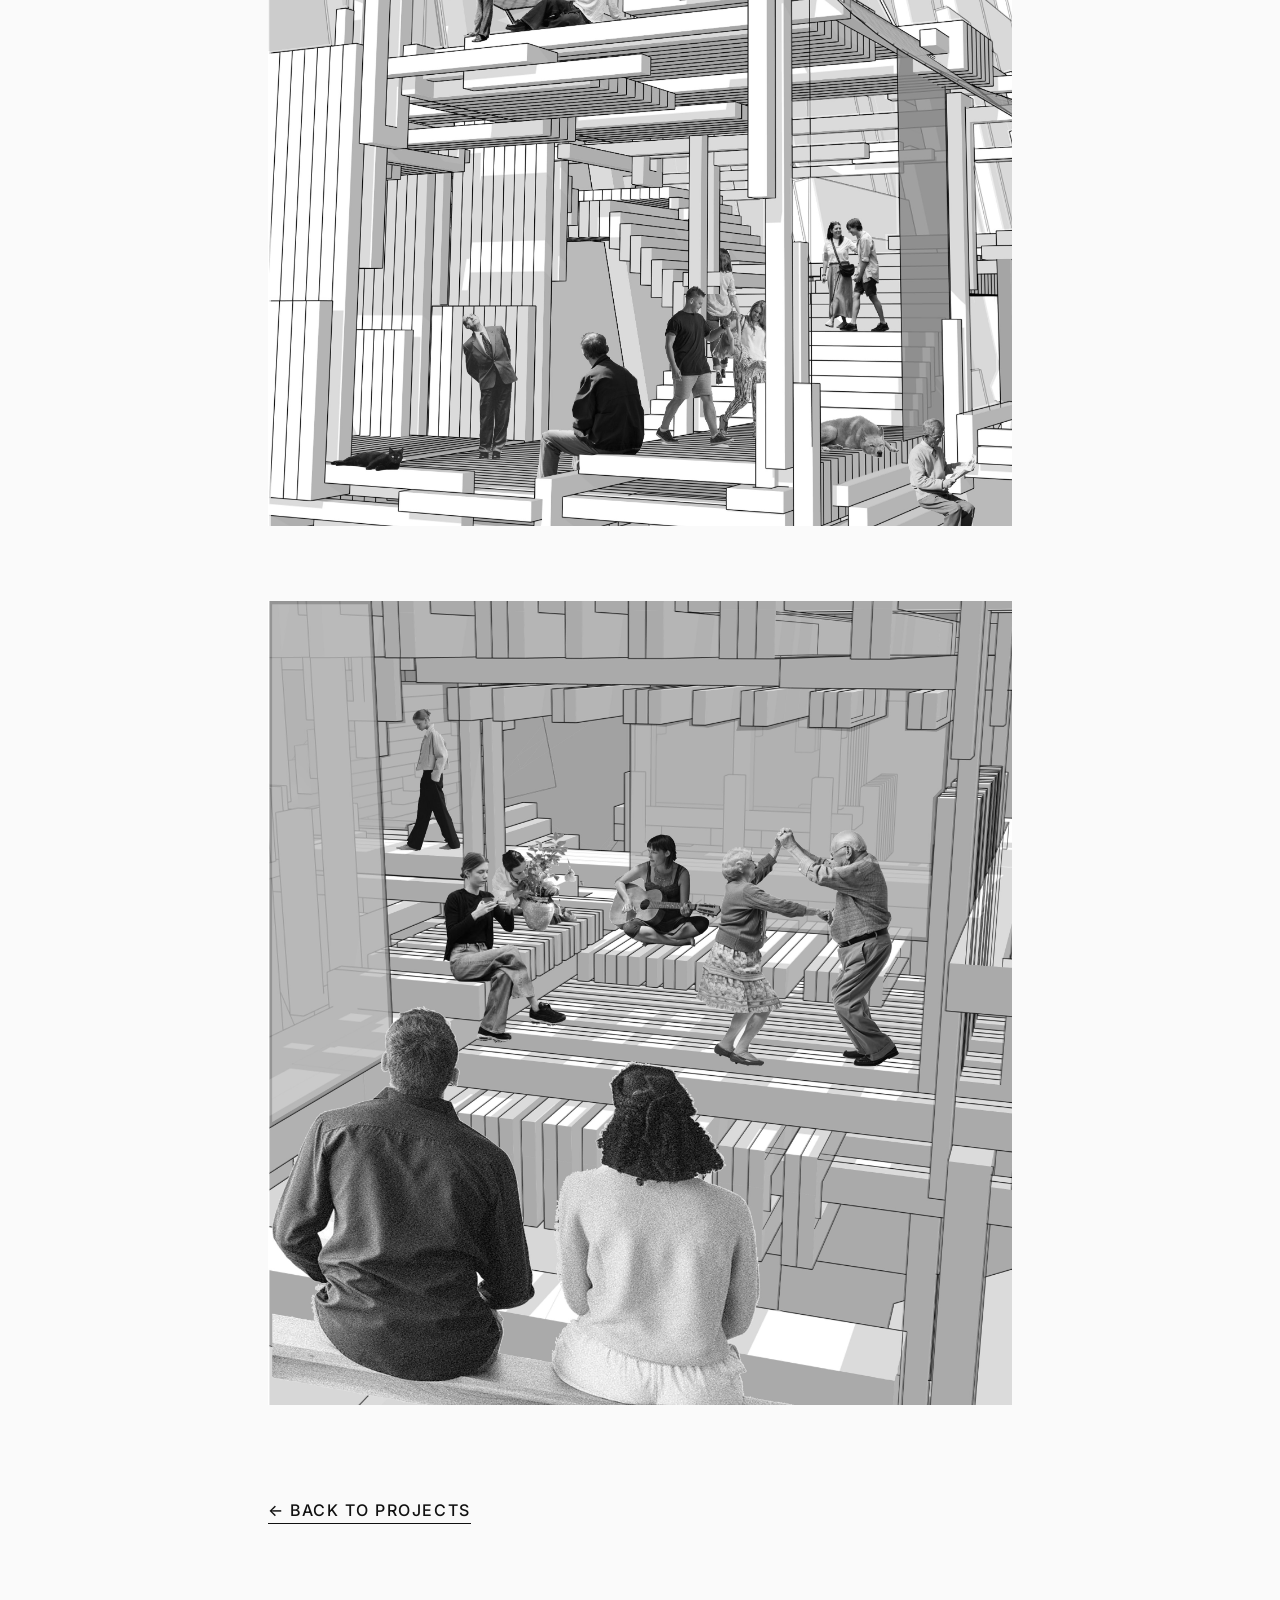
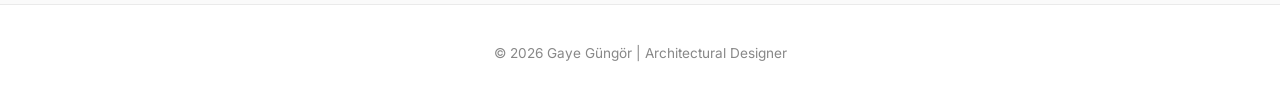
<file: afterground.html>
<!DOCTYPE html>
<html lang="en">
<head>
    <meta charset="UTF-8">
    <meta name="viewport" content="width=device-width, initial-scale=1.0">
    <title>AFTERGROUND | Gaye Güngör</title>
    <link href="https://fonts.googleapis.com/css2?family=Inter:wght@300;400;500;600&display=swap" rel="stylesheet">
    <style>
        /* TEMEL AYARLAR VE ANİMASYON */
        * { box-sizing: border-box; margin: 0; padding: 0; }
        body { font-family: 'Inter', sans-serif; background-color: #fafafa; color: #111111; opacity: 0; transition: opacity 0.6s ease-in-out; }
        body.loaded { opacity: 1; }
        body.fade-out { opacity: 0; }

        /* SİYAH GİRİŞ EKRANI */
        .hero { height: 100vh; background-color: #050505; display: flex; flex-direction: column; justify-content: center; align-items: center; position: relative; }
        .hero h1 { color: #ffffff; font-size: clamp(2.5rem, 5vw, 5rem); font-weight: 300; letter-spacing: 0.1em; text-transform: uppercase; animation: slideUp 1.5s ease-out forwards; opacity: 0; transform: translateY(30px); text-align: center; padding: 0 20px;}
        .hero p { color: #888888; margin-top: 20px; font-size: 1rem; text-transform: uppercase; letter-spacing: 0.2em; animation: slideUp 1.5s ease-out forwards 0.3s; opacity: 0; transform: translateY(30px); }
        @keyframes slideUp { to { opacity: 1; transform: translateY(0); } }

        .scroll-down { position: absolute; bottom: 50px; color: #ffffff; font-size: 0.8rem; letter-spacing: 0.2em; text-transform: uppercase; text-decoration: none; opacity: 0.7; transition: opacity 0.3s; animation: bounce 2s infinite; cursor: pointer; }
        .scroll-down:hover { opacity: 1; }
        @keyframes bounce { 0%, 20%, 50%, 80%, 100% { transform: translateY(0); } 40% { transform: translateY(-10px); } 60% { transform: translateY(-5px); } }

        /* YAPIŞKAN MENÜ */
        .nav-container { position: sticky; top: 0; background-color: rgba(255, 255, 255, 0.95); backdrop-filter: blur(5px); padding: 20px 0; border-bottom: 1px solid #eaeaea; z-index: 1000; text-align: center; }
        .nav-links { list-style: none; display: flex; justify-content: center; gap: 40px; flex-wrap: wrap; }
        .nav-links a { text-decoration: none; color: #888888; font-size: 0.9rem; font-weight: 500; text-transform: uppercase; letter-spacing: 0.1em; transition: color 0.3s ease; cursor: pointer; }
        .nav-links a:hover { color: #111111; }

        /* PROJE İÇERİĞİ */
        .content-section { padding: 80px 10%; min-height: 100vh; max-width: 1000px; margin: 0 auto; }
        
        .project-description { font-size: 1.1rem; line-height: 1.8; color: #333; margin-bottom: 60px; text-align: justify;}
        /* Yeni eklenen başlık stili */
        .project-description h3 { font-size: 1.3rem; font-weight: 600; margin-bottom: 15px; color: #111; }
        .project-description p { margin-bottom: 20px; }
        
        .project-images { display: flex; flex-direction: column; gap: 60px; }
        /* GÖRSEL DOKUSUNA HOVER ZOOM EFEKTİ */
        .img-block { 
            width: 100%; 
            background-color: #e0e0e0; 
            display: flex; 
            align-items: center; 
            justify-content: center; 
            overflow: hidden; /* Büyüyen resmin kutudan dışarı taşmasını engeller */
            cursor: pointer;
        }

        .img-block img { 
            width: 100%; 
            height: auto; 
            display: block; 
            transition: transform 0.6s ease; /* Yumuşak büyüme animasyonu */
        }

        /* Fare görselin üzerine geldiğinde hafifçe büyütür */
        .img-block:hover img { 
            transform: scale(1.03); 
        }
        .img-caption { margin-top: 15px; font-size: 0.85rem; color: #888; text-align: right; font-style: italic; }

        .back-link { display: inline-block; margin-top: 80px; text-decoration: none; color: #111; font-weight: 500; border-bottom: 1px solid #111; padding-bottom: 3px; text-transform: uppercase; letter-spacing: 0.1em;}

        footer { padding: 40px 10%; text-align: center; border-top: 1px solid #eaeaea; font-size: 0.85rem; color: #888888; background-color: #ffffff; }

        /* 3. ADIM: YÜKLENİYOR (PULSE) ANİMASYONU */
        @keyframes pulse {
            0% { background-color: #e0e0e0; }
            50% { background-color: #f2f2f2; }
            100% { background-color: #e0e0e0; }
        }

        /* Ana Sayfa İçin (.image-placeholder) ve Proje Sayfaları İçin (.img-block) */
        .image-placeholder, .img-block {
            animation: pulse 2s infinite ease-in-out;
            background-color: #e0e0e0; /* Animasyon desteklemeyen tarayıcılar için yedek */
        }
        @media (max-width: 768px) { .nav-links { gap: 20px; } .content-section { padding: 50px 5%; } }
        /* SOL ÜST KÖŞE SABİT ANA SAYFA LOGOSU */
        .fixed-logo {
            position: fixed;
            top: 30px;
            left: 40px;
            color: #ffffff;
            font-size: 1rem;
            font-weight: 500;
            text-transform: uppercase;
            letter-spacing: 0.15em;
            text-decoration: none;
            z-index: 9999;
            mix-blend-mode: difference;
            transition: opacity 0.3s ease;
        }
        .fixed-logo:hover {
            opacity: 0.6;
        }
        @media (max-width: 768px) {
            .fixed-logo { top: 20px; left: 20px; font-size: 0.8rem; }
        }
        /* DİL GİZLEME/GÖSTERME SİSTEMİ */
        body.lang-tr .en-text { display: none !important; }
        body.lang-en .tr-text { display: none !important; }

        /* SAĞ ÜST KÖŞE DİL SEÇENEĞİ (ENG / TR) */
        .lang-toggle {
            position: fixed;
            top: 30px;
            right: 40px;
            color: #111111; 
            font-size: 0.9rem;
            font-weight: 500;
            text-transform: uppercase;
            letter-spacing: 0.15em;
            cursor: pointer;
            z-index: 9999;
            mix-blend-mode: difference;
            transition: opacity 0.3s ease, transform 0.3s ease;
        }
        .lang-toggle:hover { opacity: 0.8; transform: translateY(-2px); }

        @media (max-width: 768px) {
            .lang-toggle { top: 20px; right: 20px; font-size: 0.8rem; }
        }
    </style>
</head>
<body class="lang-en">

    <!-- SAĞ ÜST DİL SEÇENEĞİ -->
    <div class="lang-toggle" onclick="toggleLanguage()">
        <span class="en-text"><span style="font-weight: 700; opacity: 1;">EN</span> <span style="font-weight: 300; opacity: 0.5;">/ TR</span></span>
        <span class="tr-text"><span style="font-weight: 300; opacity: 0.5;">EN /</span> <span style="font-weight: 700; opacity: 1;">TR</span></span>
    </div>

    <!-- SABİT ANA SAYFA LOGOSU -->
    <a href="index.html" class="fixed-logo en-text" onclick="transitionToPage(event, 'index.html')">Home</a>
    <a href="index.html" class="fixed-logo tr-text" onclick="transitionToPage(event, 'index.html')">Ana Sayfa</a>

    <!-- SİYAH PROJE KAPAK EKRANI -->
    <section class="hero" id="home">
        <h1>01 AFTERGROUND</h1>
        <p class="en-text">Graduation Project</p>
        <p class="tr-text">Mezuniyet Projesi</p>
        <a class="scroll-down en-text" onclick="scrollToContent()">Explore Project ↓</a>
        <a class="scroll-down tr-text" onclick="scrollToContent()">Projeyi İncele ↓</a>
    </section>

    <!-- YAPIŞKAN MENÜ -->
    <nav class="nav-container" id="navbar">
        <ul class="nav-links" style="list-style: none; padding: 0;">
            <li>
                <a href="projects.html" class="en-text" onclick="transitionToPage(event, 'projects.html')">Projects</a>
                <a href="projects.html" class="tr-text" onclick="transitionToPage(event, 'projects.html')">Projeler</a>
            </li>
            <li>
                <a href="about.html" class="en-text" onclick="transitionToPage(event, 'about.html')">About</a>
                <a href="about.html" class="tr-text" onclick="transitionToPage(event, 'about.html')">Hakkımda</a>
            </li>
            <li>
                <a href="education.html" class="en-text" onclick="transitionToPage(event, 'education.html')">Education</a>
                <a href="education.html" class="tr-text" onclick="transitionToPage(event, 'education.html')">Eğitim</a>
            </li>
            <li>
                <a href="software.html" class="en-text" onclick="transitionToPage(event, 'software.html')">Software</a>
                <a href="software.html" class="tr-text" onclick="transitionToPage(event, 'software.html')">Yazılımlar</a>
            </li>
            <li><a href="Gaye_Gungor_CV.pdf" target="_blank">CV / PDF</a></li>
            <li>
                <a href="Gaye_Gungor_Portfolio%20(1).pdf" target="_blank" class="en-text">Portfolio / PDF</a>
                <a href="Gaye_Gungor_Portfolio%20(1).pdf" target="_blank" class="tr-text">Portfolyo / PDF</a>
            </li>
            <li>
                <a href="https://heyzine.com/flip-book/fa36f7c1f8.html" target="_blank" class="en-text">Interactive Portfolio</a>
                <a href="https://heyzine.com/flip-book/fa36f7c1f8.html" target="_blank" class="tr-text">Etkileşimli Portfolyo</a>
            </li>
        </ul>
    </nav>

    <!-- PROJE DETAYLARI (BEYAZ ZEMİN) -->
    <section class="content-section" id="content">
        
        <!-- YENİ METİN BURADA -->
        <div class="project-description">
            <h3 class="en-text">Adaptive Living: A Future Shaped by Water and Landscape</h3>
            <h3 class="tr-text">Adaptif Yaşam: Su ve Peyzaj Tarafından Şekillenen Bir Gelecek</h3>
            
            <p class="en-text">This project explores a future where rising lake levels transform existing settlements and redefine the relationship between people, water, and the landscape. Instead of resisting environmental change, the proposal embraces adaptation as a design opportunity, creating a resilient settlement that evolves with its surroundings.</p>
            <p class="tr-text">Bu proje, yükselen göl seviyelerinin mevcut yerleşimleri dönüştürdüğü; insan, su ve peyzaj arasındaki ilişkinin yeniden tanımlandığı bir geleceği araştırıyor. Çevresel değişime direnmek yerine adaptasyonu bir tasarım fırsatı olarak benimseyen bu öneri, çevresiyle birlikte evrilen dirençli bir yerleşim yaratıyor.</p>
            
            <p class="en-text">Organized through a layered terrace system, the settlement follows the natural topography while responding to changing water conditions. A continuous spatial network connects housing, public spaces, and ecological landscapes across different elevations, allowing the community to grow and transform together with the environment.</p>
            <p class="tr-text">Katmanlı bir teras sistemi ile kurgulanan yerleşim, doğal topografyayı izlerken değişen su koşullarına uyum sağlar. Kesintisiz bir mekansal ağ; konutları, kamusal alanları ve ekolojik peyzajları farklı kotlarda birbirine bağlayarak topluluğun çevreyle birlikte büyümesine ve dönüşmesine olanak tanır.</p>
            
            <p class="en-text">Through integrated water management strategies, green corridors, and landscape-based infrastructure, the project proposes a new model of habitation where architecture and nature coexist. It presents a vision of future living that adapts, rather than opposes, the realities of a changing climate.</p>
            <p class="tr-text">Entegre su yönetimi stratejileri, yeşil koridorlar ve peyzaj tabanlı altyapı aracılığıyla proje, mimari ve doğanın bir arada var olduğu yeni bir yaşama modeli önermektedir. Değişen iklimin gerçeklerine karşı çıkmak yerine ona adapte olan bir geleceğin yaşam vizyonunu sunar.</p>
        </div>

        <!-- RENDER ALANI -->
        <div class="project-images">
            <!-- Render 1 -->
            <div>
                <div class="img-block">
                    <!-- 1. GÖRSELİN ADINI BURAYA YAZACAKSIN -->
                    <img src="final4.jpg" alt="Afterground Adaptive Living Render 1">
                </div>
                <!-- 1. GÖRSELİN AÇIKLAMASI -->
                <div class="img-caption en-text">Layered terrace system adapting to the topography</div>
                <div class="img-caption tr-text">Topografyaya uyum sağlayan katmanlı teras sistemi</div>
            </div>
            
            <!-- Render 2 -->
             <div>
                <div class="img-block">
                    <!-- 2. GÖRSELİN ADINI BURAYA YAZACAKSIN -->
                    <img src="final3.jpg" alt="Afterground Adaptive Living Render 2">
                </div>
                <!-- 2. GÖRSELİN AÇIKLAMASI -->
                <div class="img-caption en-text">Continuous spatial network and ecological corridors</div>
                <div class="img-caption tr-text">Kesintisiz mekansal ağ ve ekolojik koridorlar</div>
            </div>

            <!-- Render 3 -->
             <div>
                <div class="img-block">
                    <!-- 3. GÖRSELİN ADINI BURAYA YAZACAKSIN -->
                    <img src="final2.jpg" alt="Afterground Adaptive Living Render 3">
                </div>
                <!-- 3. GÖRSELİN AÇIKLAMASI BOŞ BIRAKILMIŞ -->
                <div class="img-caption"></div>
            </div>
            
            <!-- Render 4 -->
             <div>
                <div class="img-block">
                    <!-- 4. GÖRSELİN ADINI BURAYA YAZACAKSIN -->
                    <img src="final1.jpg" alt="Afterground Adaptive Living Render 4">
                </div>
                <!-- 4. GÖRSELİN AÇIKLAMASI BOŞ BIRAKILMIŞ -->
                <div class="img-caption"></div>
            </div>
        </div>

        <a href="projects.html" class="back-link en-text" onclick="transitionToPage(event, 'projects.html')">← Back to Projects</a>
        <a href="projects.html" class="back-link tr-text" onclick="transitionToPage(event, 'projects.html')">← Projelere Dön</a>
    </section>

    <footer>
        <p class="en-text">© 2026 Gaye Güngör | Architectural Designer</p>
        <p class="tr-text">© 2026 Gaye Güngör | Mimari Tasarımcı</p>
    </footer>

    <!-- JS SCRIPTLERİ -->
    <script>
        // 1. Dil Hafızası (Daha Güçlü Versiyon)
        const savedLang = localStorage.getItem('siteLang') || 'en';
        document.body.classList.remove('lang-en', 'lang-tr');
        document.body.classList.add('lang-' + savedLang);

        // 2. Sayfa Yüklenme Animasyonu
        window.onload = function() {
            document.body.classList.add('loaded');
        };

        // 3. Dil Değiştirme Butonu İşlevi
        function toggleLanguage() {
            const body = document.body;
            if (body.classList.contains('lang-en')) {
                body.classList.remove('lang-en');
                body.classList.add('lang-tr');
                localStorage.setItem('siteLang', 'tr');
            } else {
                body.classList.remove('lang-tr');
                body.classList.add('lang-en');
                localStorage.setItem('siteLang', 'en');
            }
        }

        // 4. Sayfalar Arası Geçiş
        function transitionToPage(event, url) {
            event.preventDefault(); 
            document.body.classList.remove('loaded');
            document.body.classList.add('fade-out'); 
            
            setTimeout(function() {
                window.location.href = url;
            }, 600);
        }

        // 5. Scroll Down Butonu İçin Kaydırma Fonksiyonu
        function scrollToContent() {
            document.getElementById('content').scrollIntoView({ behavior: 'smooth' });
        }
    </script>
</body>
</html>
</file>
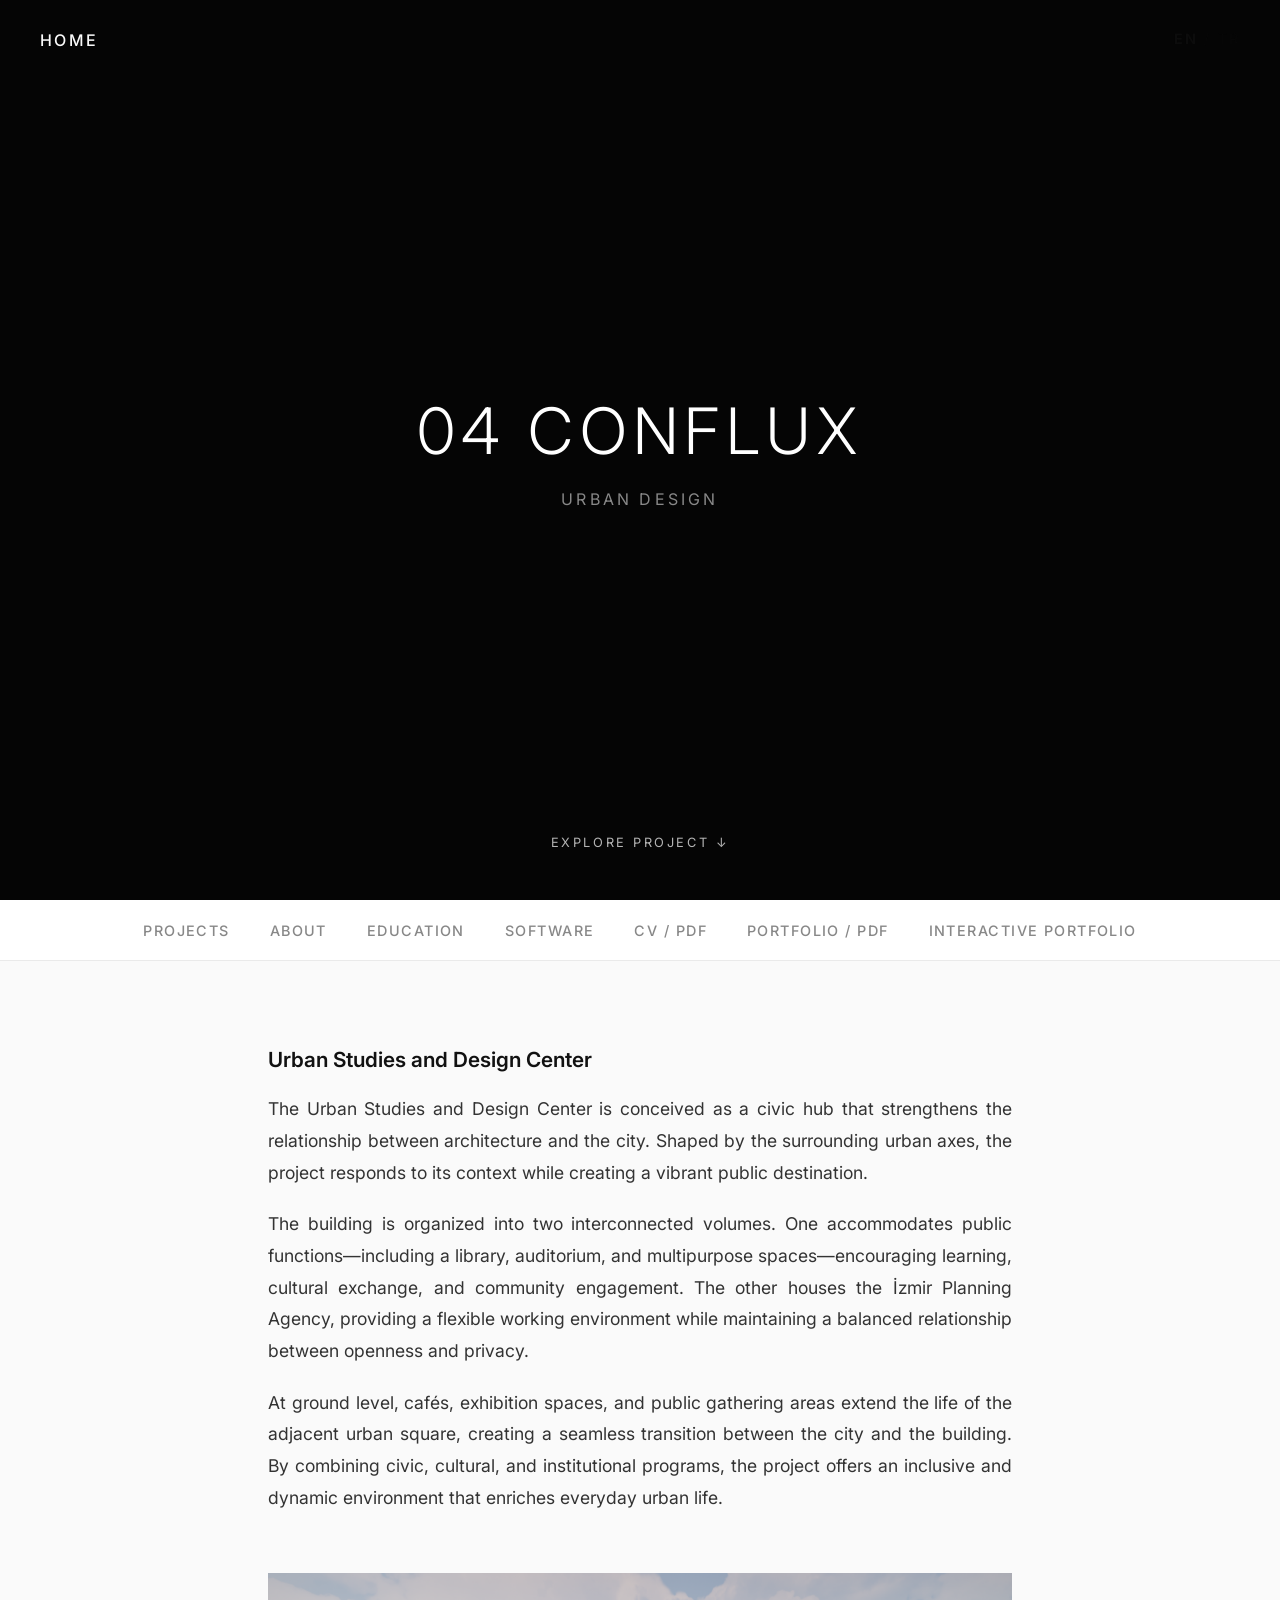
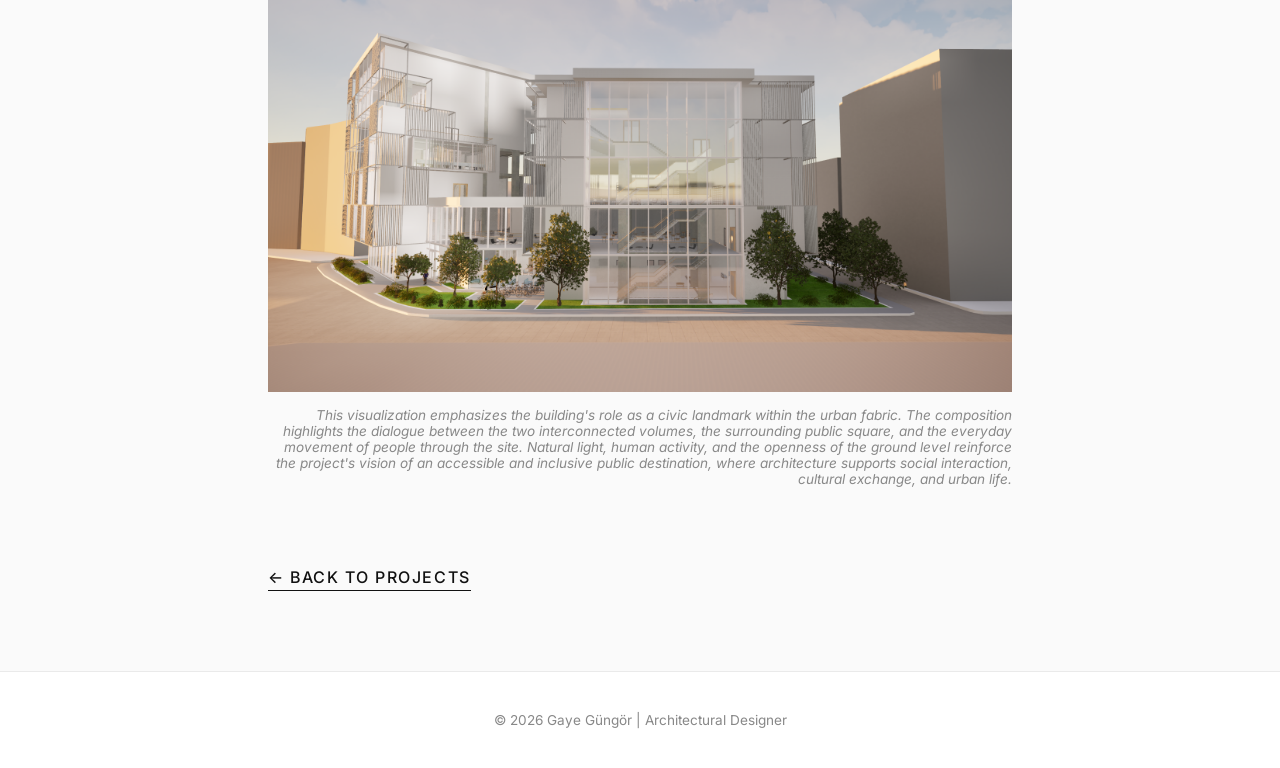
<file: conflux.html>
<!DOCTYPE html>
<html lang="en">
<head>
    <meta charset="UTF-8">
    <meta name="viewport" content="width=device-width, initial-scale=1.0">
    <title>CONFLUX | Gaye Güngör</title>
    <link href="https://fonts.googleapis.com/css2?family=Inter:wght@300;400;500;600&display=swap" rel="stylesheet">
    <style>
        /* TEMEL AYARLAR VE ANİMASYON */
        * { box-sizing: border-box; margin: 0; padding: 0; }
        body { font-family: 'Inter', sans-serif; background-color: #fafafa; color: #111111; opacity: 0; transition: opacity 0.6s ease-in-out; }
        body.loaded { opacity: 1; }
        body.fade-out { opacity: 0; }

        /* SİYAH GİRİŞ EKRANI */
        .hero { height: 100vh; background-color: #050505; display: flex; flex-direction: column; justify-content: center; align-items: center; position: relative; }
        .hero h1 { color: #ffffff; font-size: clamp(2.5rem, 5vw, 5rem); font-weight: 300; letter-spacing: 0.1em; text-transform: uppercase; animation: slideUp 1.5s ease-out forwards; opacity: 0; transform: translateY(30px); text-align: center; padding: 0 20px;}
        .hero p { color: #888888; margin-top: 20px; font-size: 1rem; text-transform: uppercase; letter-spacing: 0.2em; animation: slideUp 1.5s ease-out forwards 0.3s; opacity: 0; transform: translateY(30px); }
        @keyframes slideUp { to { opacity: 1; transform: translateY(0); } }

        .scroll-down { position: absolute; bottom: 50px; color: #ffffff; font-size: 0.8rem; letter-spacing: 0.2em; text-transform: uppercase; text-decoration: none; opacity: 0.7; transition: opacity 0.3s; animation: bounce 2s infinite; cursor: pointer; }
        .scroll-down:hover { opacity: 1; }
        @keyframes bounce { 0%, 20%, 50%, 80%, 100% { transform: translateY(0); } 40% { transform: translateY(-10px); } 60% { transform: translateY(-5px); } }

        /* YAPIŞKAN MENÜ */
        .nav-container { position: sticky; top: 0; background-color: rgba(255, 255, 255, 0.95); backdrop-filter: blur(5px); padding: 20px 0; border-bottom: 1px solid #eaeaea; z-index: 1000; text-align: center; }
        .nav-links { list-style: none; display: flex; justify-content: center; gap: 40px; flex-wrap: wrap; }
        .nav-links a { text-decoration: none; color: #888888; font-size: 0.9rem; font-weight: 500; text-transform: uppercase; letter-spacing: 0.1em; transition: color 0.3s ease; cursor: pointer; }
        .nav-links a:hover { color: #111111; }

        /* PROJE İÇERİĞİ */
        .content-section { padding: 80px 10%; min-height: 100vh; max-width: 1000px; margin: 0 auto; }
        
        .project-description { font-size: 1.1rem; line-height: 1.8; color: #333; margin-bottom: 60px; text-align: justify;}
        /* Kalın Başlık Stili */
        .project-description h3 { font-size: 1.3rem; font-weight: 600; margin-bottom: 15px; color: #111; }
        .project-description p { margin-bottom: 20px; }
        
        .project-images { display: flex; flex-direction: column; gap: 60px; }
        /* GÖRSEL DOKUSUNA HOVER ZOOM EFEKTİ */
        .img-block { 
            width: 100%; 
            background-color: #e0e0e0; 
            display: flex; 
            align-items: center; 
            justify-content: center; 
            overflow: hidden; 
            cursor: pointer;
        }

        .img-block img { 
            width: 100%; 
            height: auto; 
            display: block; 
            transition: transform 0.6s ease; 
        }

        .img-block:hover img { 
            transform: scale(1.03); 
        }
        .img-caption { margin-top: 15px; font-size: 0.85rem; color: #888; text-align: right; font-style: italic; }

        .back-link { display: inline-block; margin-top: 80px; text-decoration: none; color: #111; font-weight: 500; border-bottom: 1px solid #111; padding-bottom: 3px; text-transform: uppercase; letter-spacing: 0.1em;}

        footer { padding: 40px 10%; text-align: center; border-top: 1px solid #eaeaea; font-size: 0.85rem; color: #888888; background-color: #ffffff; }

        /* YÜKLENİYOR (PULSE) ANİMASYONU */
        @keyframes pulse {
            0% { background-color: #e0e0e0; }
            50% { background-color: #f2f2f2; }
            100% { background-color: #e0e0e0; }
        }

        .image-placeholder, .img-block {
            animation: pulse 2s infinite ease-in-out;
            background-color: #e0e0e0; 
        }
        @media (max-width: 768px) { .nav-links { gap: 20px; } .content-section { padding: 50px 5%; } }
        
        /* SOL ÜST KÖŞE SABİT ANA SAYFA LOGOSU */
        .fixed-logo {
            position: fixed;
            top: 30px;
            left: 40px;
            color: #ffffff;
            font-size: 1rem;
            font-weight: 500;
            text-transform: uppercase;
            letter-spacing: 0.15em;
            text-decoration: none;
            z-index: 9999;
            mix-blend-mode: difference;
            transition: opacity 0.3s ease;
        }
        .fixed-logo:hover {
            opacity: 0.6;
        }
        @media (max-width: 768px) {
            .fixed-logo { top: 20px; left: 20px; font-size: 0.8rem; }
        }
        
        /* DİL GİZLEME/GÖSTERME SİSTEMİ */
        body.lang-tr .en-text { display: none !important; }
        body.lang-en .tr-text { display: none !important; }

        /* SAĞ ÜST KÖŞE DİL SEÇENEĞİ (ENG / TR) */
        .lang-toggle {
            position: fixed;
            top: 30px;
            right: 40px;
            color: #111111; 
            font-size: 0.9rem;
            font-weight: 500;
            text-transform: uppercase;
            letter-spacing: 0.15em;
            cursor: pointer;
            z-index: 9999;
            mix-blend-mode: difference;
            transition: opacity 0.3s ease, transform 0.3s ease;
        }
        .lang-toggle:hover { opacity: 0.8; transform: translateY(-2px); }

        @media (max-width: 768px) {
            .lang-toggle { top: 20px; right: 20px; font-size: 0.8rem; }
        }
    </style>
</head>
<body class="lang-en">

    <!-- SAĞ ÜST DİL SEÇENEĞİ -->
    <div class="lang-toggle" onclick="toggleLanguage()">
        <span class="en-text"><span style="font-weight: 700; opacity: 1;">EN</span> <span style="font-weight: 300; opacity: 0.5;">/ TR</span></span>
        <span class="tr-text"><span style="font-weight: 300; opacity: 0.5;">EN /</span> <span style="font-weight: 700; opacity: 1;">TR</span></span>
    </div>

    <!-- SABİT ANA SAYFA LOGOSU -->
    <a href="index.html" class="fixed-logo en-text" onclick="transitionToPage(event, 'index.html')">Home</a>
    <a href="index.html" class="fixed-logo tr-text" onclick="transitionToPage(event, 'index.html')">Ana Sayfa</a>

    <!-- SİYAH PROJE KAPAK EKRANI -->
    <section class="hero" id="home">
        <h1>04 CONFLUX</h1>
        <p class="en-text">Urban Design</p>
        <p class="tr-text">Kentsel Tasarım</p>
        <a class="scroll-down en-text" onclick="scrollToContent()">Explore Project ↓</a>
        <a class="scroll-down tr-text" onclick="scrollToContent()">Projeyi İncele ↓</a>
    </section>

    <!-- YAPIŞKAN MENÜ -->
    <nav class="nav-container" id="navbar">
        <ul class="nav-links" style="list-style: none; padding: 0;">
            <li>
                <a href="projects.html" class="en-text" onclick="transitionToPage(event, 'projects.html')">Projects</a>
                <a href="projects.html" class="tr-text" onclick="transitionToPage(event, 'projects.html')">Projeler</a>
            </li>
            <li>
                <a href="about.html" class="en-text" onclick="transitionToPage(event, 'about.html')">About</a>
                <a href="about.html" class="tr-text" onclick="transitionToPage(event, 'about.html')">Hakkımda</a>
            </li>
            <li>
                <a href="education.html" class="en-text" onclick="transitionToPage(event, 'education.html')">Education</a>
                <a href="education.html" class="tr-text" onclick="transitionToPage(event, 'education.html')">Eğitim</a>
            </li>
            <li>
                <a href="software.html" class="en-text" onclick="transitionToPage(event, 'software.html')">Software</a>
                <a href="software.html" class="tr-text" onclick="transitionToPage(event, 'software.html')">Yazılımlar</a>
            </li>
            <li><a href="Gaye_Gungor_CV.pdf" target="_blank">CV / PDF</a></li>
            <li>
                <a href="Gaye_Gungor_Portfolio%20(1).pdf" target="_blank" class="en-text">Portfolio / PDF</a>
                <a href="Gaye_Gungor_Portfolio%20(1).pdf" target="_blank" class="tr-text">Portfolyo / PDF</a>
            </li>
            <li>
                <a href="https://heyzine.com/flip-book/fa36f7c1f8.html" target="_blank" class="en-text">Interactive Portfolio</a>
                <a href="https://heyzine.com/flip-book/fa36f7c1f8.html" target="_blank" class="tr-text">Etkileşimli Portfolyo</a>
            </li>
        </ul>
    </nav>

    <!-- PROJE DETAYLARI (BEYAZ ZEMİN) -->
    <section class="content-section" id="content">
        
        <!-- METİN ALANI -->
        <div class="project-description">
            <h3 class="en-text">Urban Studies and Design Center</h3>
            <h3 class="tr-text">Kentsel Çalışmalar ve Tasarım Merkezi</h3>
            
            <p class="en-text">The Urban Studies and Design Center is conceived as a civic hub that strengthens the relationship between architecture and the city. Shaped by the surrounding urban axes, the project responds to its context while creating a vibrant public destination.</p>
            <p class="tr-text">Kentsel Çalışmalar ve Tasarım Merkezi, mimari ile kent arasındaki ilişkiyi güçlendiren bir kamusal odak noktası olarak tasarlanmıştır. Çevredeki kentsel akslar tarafından biçimlendirilen proje, bağlamına yanıt verirken canlı bir kamusal cazibe merkezi yaratmaktadır.</p>
            
            <p class="en-text">The building is organized into two interconnected volumes. One accommodates public functions—including a library, auditorium, and multipurpose spaces—encouraging learning, cultural exchange, and community engagement. The other houses the İzmir Planning Agency, providing a flexible working environment while maintaining a balanced relationship between openness and privacy.</p>
            <p class="tr-text">Yapı, birbirine bağlı iki hacim halinde kurgulanmıştır. Bunlardan biri kütüphane, oditoryum ve çok amaçlı mekanlar gibi kamusal işlevleri barındırarak öğrenmeyi, kültürel alışverişi ve topluluk katılımını teşvik eder. Diğeri ise İzmir Planlama Ajansı'na ev sahipliği yaparak; şeffaflık ile mahremiyet arasında dengeli bir ilişki kuran esnek bir çalışma ortamı sunar.</p>
            
            <p class="en-text">At ground level, cafés, exhibition spaces, and public gathering areas extend the life of the adjacent urban square, creating a seamless transition between the city and the building. By combining civic, cultural, and institutional programs, the project offers an inclusive and dynamic environment that enriches everyday urban life.</p>
            <p class="tr-text">Zemin kotunda; kafeler, sergi alanları ve kamusal buluşma alanları komşu kent meydanının yaşamını içeriye taşıyarak kent ile bina arasında kesintisiz bir geçiş oluşturur. Kamusal, kültürel ve kurumsal programları birleştiren proje; günlük kentsel yaşamı zenginleştiren, kapsayıcı ve dinamik bir çevre sunmaktadır.</p>
        </div>

        <!-- RENDER ALANI -->
        <div class="project-images">
            <!-- Render 1 -->
            <div>
                <div class="img-block">
                    <img src="confluxrender1.png" alt="Conflux Urban Hub">
                </div>
                <div class="img-caption en-text">This visualization emphasizes the building's role as a civic landmark within the urban fabric. The composition highlights the dialogue between the two interconnected volumes, the surrounding public square, and the everyday movement of people through the site. Natural light, human activity, and the openness of the ground level reinforce the project's vision of an accessible and inclusive public destination, where architecture supports social interaction, cultural exchange, and urban life.</div>
                <div class="img-caption tr-text">Bu görselleştirme, yapının kentsel doku içindeki kamusal bir odak noktası (landmark) olarak rolünü vurgulamaktadır. Kompozisyon; birbirine bağlı iki hacim, çevreleyen kamusal meydan ve alandaki insan hareketliliği arasındaki diyalog unvanını öne çıkarır. Doğal ışık, insan aktivitesi ve zemin katın şeffaflığı; mimarinin sosyal etkileşimi, kültürel alışverişi ve kentsel yaşamı desteklediği, erişilebilir ve kapsayıcı bir kamusal mekan vizyonunu güçlendirir.</div>
            </div>
        </div>

        <a href="projects.html" class="back-link en-text" onclick="transitionToPage(event, 'projects.html')">← Back to Projects</a>
        <a href="projects.html" class="back-link tr-text" onclick="transitionToPage(event, 'projects.html')">← Projelere Dön</a>
    </section>

    <footer>
        <p class="en-text">© 2026 Gaye Güngör | Architectural Designer</p>
        <p class="tr-text">© 2026 Gaye Güngör | Mimari Tasarımcı</p>
    </footer>

    <!-- JS SCRIPTLERİ -->
    <script>
        // 1. Dil Hafızası 
        const savedLang = localStorage.getItem('siteLang') || 'en';
        document.body.classList.remove('lang-en', 'lang-tr');
        document.body.classList.add('lang-' + savedLang);

        // 2. Sayfa Yüklenme Animasyonu
        window.onload = function() {
            document.body.classList.add('loaded');
        };

        // 3. Dil Değiştirme Butonu İşlevi
        function toggleLanguage() {
            const body = document.body;
            if (body.classList.contains('lang-en')) {
                body.classList.remove('lang-en');
                body.classList.add('lang-tr');
                localStorage.setItem('siteLang', 'tr');
            } else {
                body.classList.remove('lang-tr');
                body.classList.add('lang-en');
                localStorage.setItem('siteLang', 'en');
            }
        }

        // 4. Sayfalar Arası Geçiş
        function transitionToPage(event, url) {
            event.preventDefault(); 
            document.body.classList.remove('loaded');
            document.body.classList.add('fade-out'); 
            
            setTimeout(function() {
                window.location.href = url;
            }, 600);
        }

        // 5. Scroll Down Butonu İçin Kaydırma Fonksiyonu
        function scrollToContent() {
            document.getElementById('content').scrollIntoView({ behavior: 'smooth' });
        }
    </script>
</body>
</html>
</file>
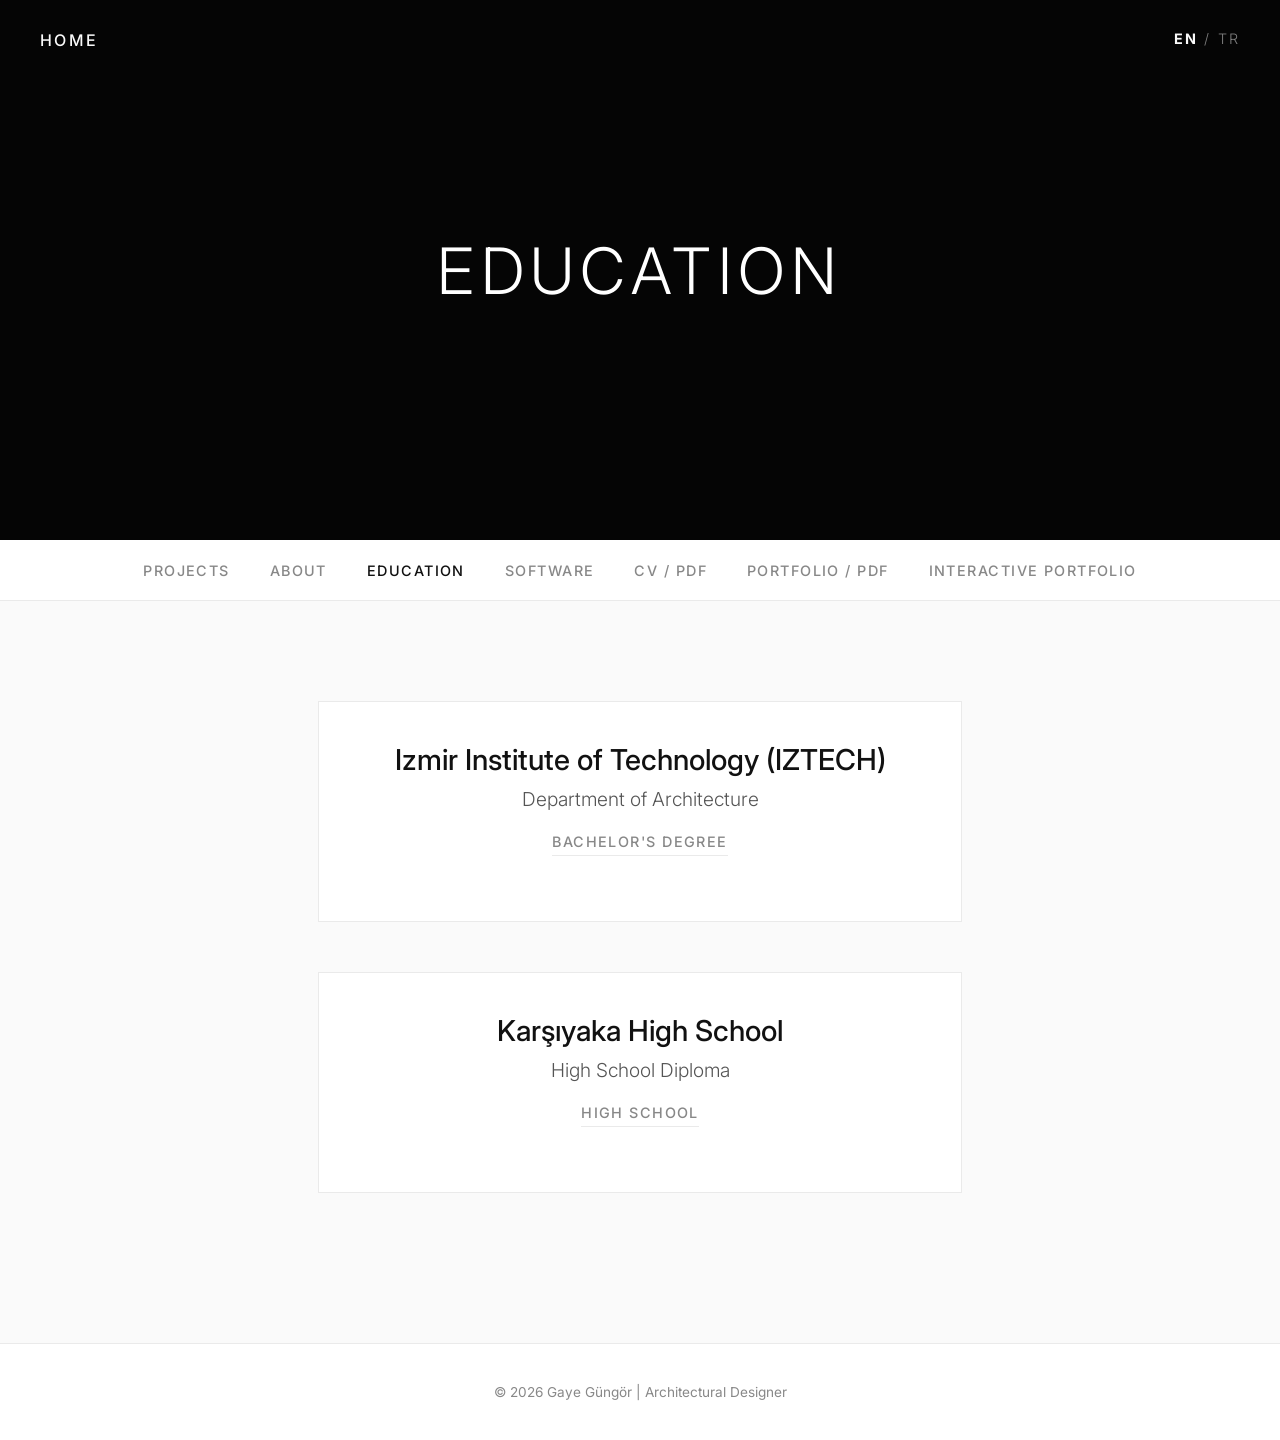
<file: education.html>
<!DOCTYPE html>
<html lang="en">
<head>
    <meta charset="UTF-8">
    <meta name="viewport" content="width=device-width, initial-scale=1.0">
    <title>Education | Gaye Güngör</title>
    <link href="https://fonts.googleapis.com/css2?family=Inter:wght@300;400;500;600&display=swap" rel="stylesheet">
    <style>
        /* TEMEL AYARLAR VE ANİMASYON */
        * { box-sizing: border-box; margin: 0; padding: 0; }
        body { font-family: 'Inter', sans-serif; background-color: #fafafa; color: #111111; opacity: 0; transition: opacity 0.6s ease-in-out; }
        body.loaded { opacity: 1; }
        body.fade-out { opacity: 0; }

        /* SİYAH GİRİŞ EKRANI */
        .hero { height: 60vh; background-color: #050505; display: flex; flex-direction: column; justify-content: center; align-items: center; position: relative; }
        .hero h1 { color: #ffffff; font-size: clamp(3rem, 5vw, 5rem); font-weight: 300; letter-spacing: 0.1em; text-transform: uppercase; animation: slideUp 1.5s ease-out forwards; opacity: 0; transform: translateY(30px); }
        @keyframes slideUp { to { opacity: 1; transform: translateY(0); } }

        /* YAPIŞKAN MENÜ */
        .nav-container { position: sticky; top: 0; background-color: rgba(255, 255, 255, 0.95); backdrop-filter: blur(5px); padding: 20px 0; border-bottom: 1px solid #eaeaea; z-index: 1000; text-align: center; }
        .nav-links { list-style: none; display: flex; justify-content: center; gap: 40px; flex-wrap: wrap; }
        .nav-links a { text-decoration: none; color: #888888; font-size: 0.9rem; font-weight: 500; text-transform: uppercase; letter-spacing: 0.1em; transition: color 0.3s ease; cursor: pointer; }
        .nav-links a:hover, .nav-links a.active { color: #111111; }

        /* EĞİTİM İÇERİĞİ */
        .content-section { padding: 100px 10%; min-height: 50vh; max-width: 900px; margin: 0 auto; text-align: center; }
        .edu-item { margin-bottom: 50px; padding: 40px; border: 1px solid #eaeaea; background-color: #ffffff; transition: transform 0.3s ease, box-shadow 0.3s ease; }
        .edu-item:hover { transform: translateY(-5px); box-shadow: 0 10px 30px rgba(0,0,0,0.05); }
        
        .edu-title { font-size: 1.8rem; font-weight: 500; margin-bottom: 10px; color: #111; }
        .edu-dept { font-size: 1.2rem; font-weight: 300; margin-bottom: 20px; color: #555; }
        .edu-date { font-size: 0.9rem; font-weight: 500; color: #888; text-transform: uppercase; letter-spacing: 0.1em; margin-bottom: 25px; display: inline-block; padding-bottom: 5px; border-bottom: 1px solid #eaeaea; }

        footer { padding: 40px 10%; text-align: center; border-top: 1px solid #eaeaea; font-size: 0.85rem; color: #888888; background-color: #ffffff; }

        /* SOL ÜST KÖŞE SABİT ANA SAYFA LOGOSU */
        .fixed-logo { position: fixed; top: 30px; left: 40px; color: #ffffff; font-size: 1rem; font-weight: 500; text-transform: uppercase; letter-spacing: 0.15em; text-decoration: none; z-index: 9999; mix-blend-mode: difference; transition: opacity 0.3s ease; }
        .fixed-logo:hover { opacity: 0.6; }

        /* DİL GİZLEME/GÖSTERME SİSTEMİ */
        body.lang-tr .en-text { display: none !important; }
        body.lang-en .tr-text { display: none !important; }

        /* SAĞ ÜST KÖŞE DİL SEÇENEĞİ (ENG / TR) */
        .lang-toggle { position: fixed; top: 30px; right: 40px; color: #ffffff; font-size: 0.9rem; text-transform: uppercase; letter-spacing: 0.15em; cursor: pointer; z-index: 9999; mix-blend-mode: difference; transition: opacity 0.3s ease, transform 0.3s ease; }
        .lang-toggle:hover { opacity: 0.8; transform: translateY(-2px); }

        /* MOBİL UYUM */
        @media (max-width: 768px) { 
            .nav-links { gap: 20px; } 
            .fixed-logo, .lang-toggle { top: 20px; font-size: 0.8rem; } 
            .fixed-logo { left: 20px; } 
            .lang-toggle { right: 20px; } 
        }
    </style>
</head>
<body class="lang-en">

    <!-- SAĞ ÜST DİL SEÇENEĞİ -->
    <div class="lang-toggle" onclick="toggleLanguage()">
        <span class="en-text"><span style="font-weight: 700; opacity: 1;">EN</span> <span style="font-weight: 300; opacity: 0.5;">/ TR</span></span>
        <span class="tr-text"><span style="font-weight: 300; opacity: 0.5;">EN /</span> <span style="font-weight: 700; opacity: 1;">TR</span></span>
    </div>

    <!-- SABİT ANA SAYFA LOGOSU -->
    <a href="index.html" class="fixed-logo en-text" onclick="transitionToPage(event, 'index.html')">Home</a>
    <a href="index.html" class="fixed-logo tr-text" onclick="transitionToPage(event, 'index.html')">Ana Sayfa</a>

    <!-- SİYAH GİRİŞ EKRANI -->
    <section class="hero" id="home">
        <h1 class="en-text">Education</h1>
        <h1 class="tr-text">Eğitim</h1>
    </section>

    <!-- YAPIŞKAN MENÜ -->
    <nav class="nav-container" id="navbar">
        <ul class="nav-links" style="list-style: none; padding: 0;">
            <li>
                <a href="projects.html" class="en-text" onclick="transitionToPage(event, 'projects.html')">Projects</a>
                <a href="projects.html" class="tr-text" onclick="transitionToPage(event, 'projects.html')">Projeler</a>
            </li>
            <li>
                <a href="about.html" class="en-text" onclick="transitionToPage(event, 'about.html')">About</a>
                <a href="about.html" class="tr-text" onclick="transitionToPage(event, 'about.html')">Hakkımda</a>
            </li>
            <li>
                <a href="#navbar" class="active en-text">Education</a>
                <a href="#navbar" class="active tr-text">Eğitim</a>
            </li>
            <li>
                <a href="software.html" class="en-text" onclick="transitionToPage(event, 'software.html')">Software</a>
                <a href="software.html" class="tr-text" onclick="transitionToPage(event, 'software.html')">Yazılımlar</a>
            </li>
            <li><a href="Gaye_Gungor_CV.pdf" target="_blank">CV / PDF</a></li>
            <li>
                <a href="Gaye_Gungor_Portfolio%20(1).pdf" target="_blank" class="en-text">Portfolio / PDF</a>
                <a href="Gaye_Gungor_Portfolio%20(1).pdf" target="_blank" class="tr-text">Portfolyo / PDF</a>
            </li>
            <li>
                <a href="https://heyzine.com/flip-book/fa36f7c1f8.html" target="_blank" class="en-text">Interactive Portfolio</a>
                <a href="https://heyzine.com/flip-book/fa36f7c1f8.html" target="_blank" class="tr-text">Etkileşimli Portfolyo</a>
            </li>
        </ul>
    </nav>

    <!-- EĞİTİM İÇERİĞİ -->
    <section class="content-section">
        
        <!-- ÜNİVERSİTE -->
        <div class="edu-item">
            <h2 class="edu-title en-text">Izmir Institute of Technology (IZTECH)</h2>
            <h2 class="edu-title tr-text">İzmir Yüksek Teknoloji Enstitüsü (İYTE)</h2>
            
            <div class="edu-dept en-text">Department of Architecture</div>
            <div class="edu-dept tr-text">Mimarlık Bölümü</div>
            
            <div class="edu-date en-text">Bachelor's Degree</div>
            <div class="edu-date tr-text">Lisans Derecesi</div>
        </div>

        <!-- LİSE -->
        <div class="edu-item">
            <h2 class="edu-title en-text">Karşıyaka High School</h2>
            <h2 class="edu-title tr-text">Karşıyaka Lisesi</h2>
            
            <div class="edu-dept en-text">High School Diploma</div>
            <div class="edu-dept tr-text">Lise Diploması</div>
            
            <div class="edu-date en-text">High School</div>
            <div class="edu-date tr-text">Lise</div>
        </div>

    </section>

    <footer>
        <p class="en-text">© 2026 Gaye Güngör | Architectural Designer</p>
        <p class="tr-text">© 2026 Gaye Güngör | Mimari Tasarımcı</p>
    </footer>

    <!-- JS SCRIPTLERİ -->
    <script>
        // 1. Dil Hafızası
        const savedLang = localStorage.getItem('siteLang') || 'en';
        document.body.classList.remove('lang-en', 'lang-tr');
        document.body.classList.add('lang-' + savedLang);

        // 2. Sayfa Yüklenme Animasyonu
        window.onload = function() { 
            document.body.classList.add('loaded'); 
        };

        // 3. Dil Değiştirme Fonksiyonu
        function toggleLanguage() {
            const body = document.body;
            if (body.classList.contains('lang-en')) {
                body.classList.remove('lang-en'); 
                body.classList.add('lang-tr'); 
                localStorage.setItem('siteLang', 'tr');
            } else {
                body.classList.remove('lang-tr'); 
                body.classList.add('lang-en'); 
                localStorage.setItem('siteLang', 'en');
            }
        }

        // 4. Sayfalar Arası Geçiş Animasyonu
        function transitionToPage(event, url) {
            event.preventDefault(); 
            document.body.classList.remove('loaded'); 
            document.body.classList.add('fade-out'); 
            setTimeout(function() { 
                window.location.href = url; 
            }, 600);
        }
    </script>
</body>
</html>
</file>
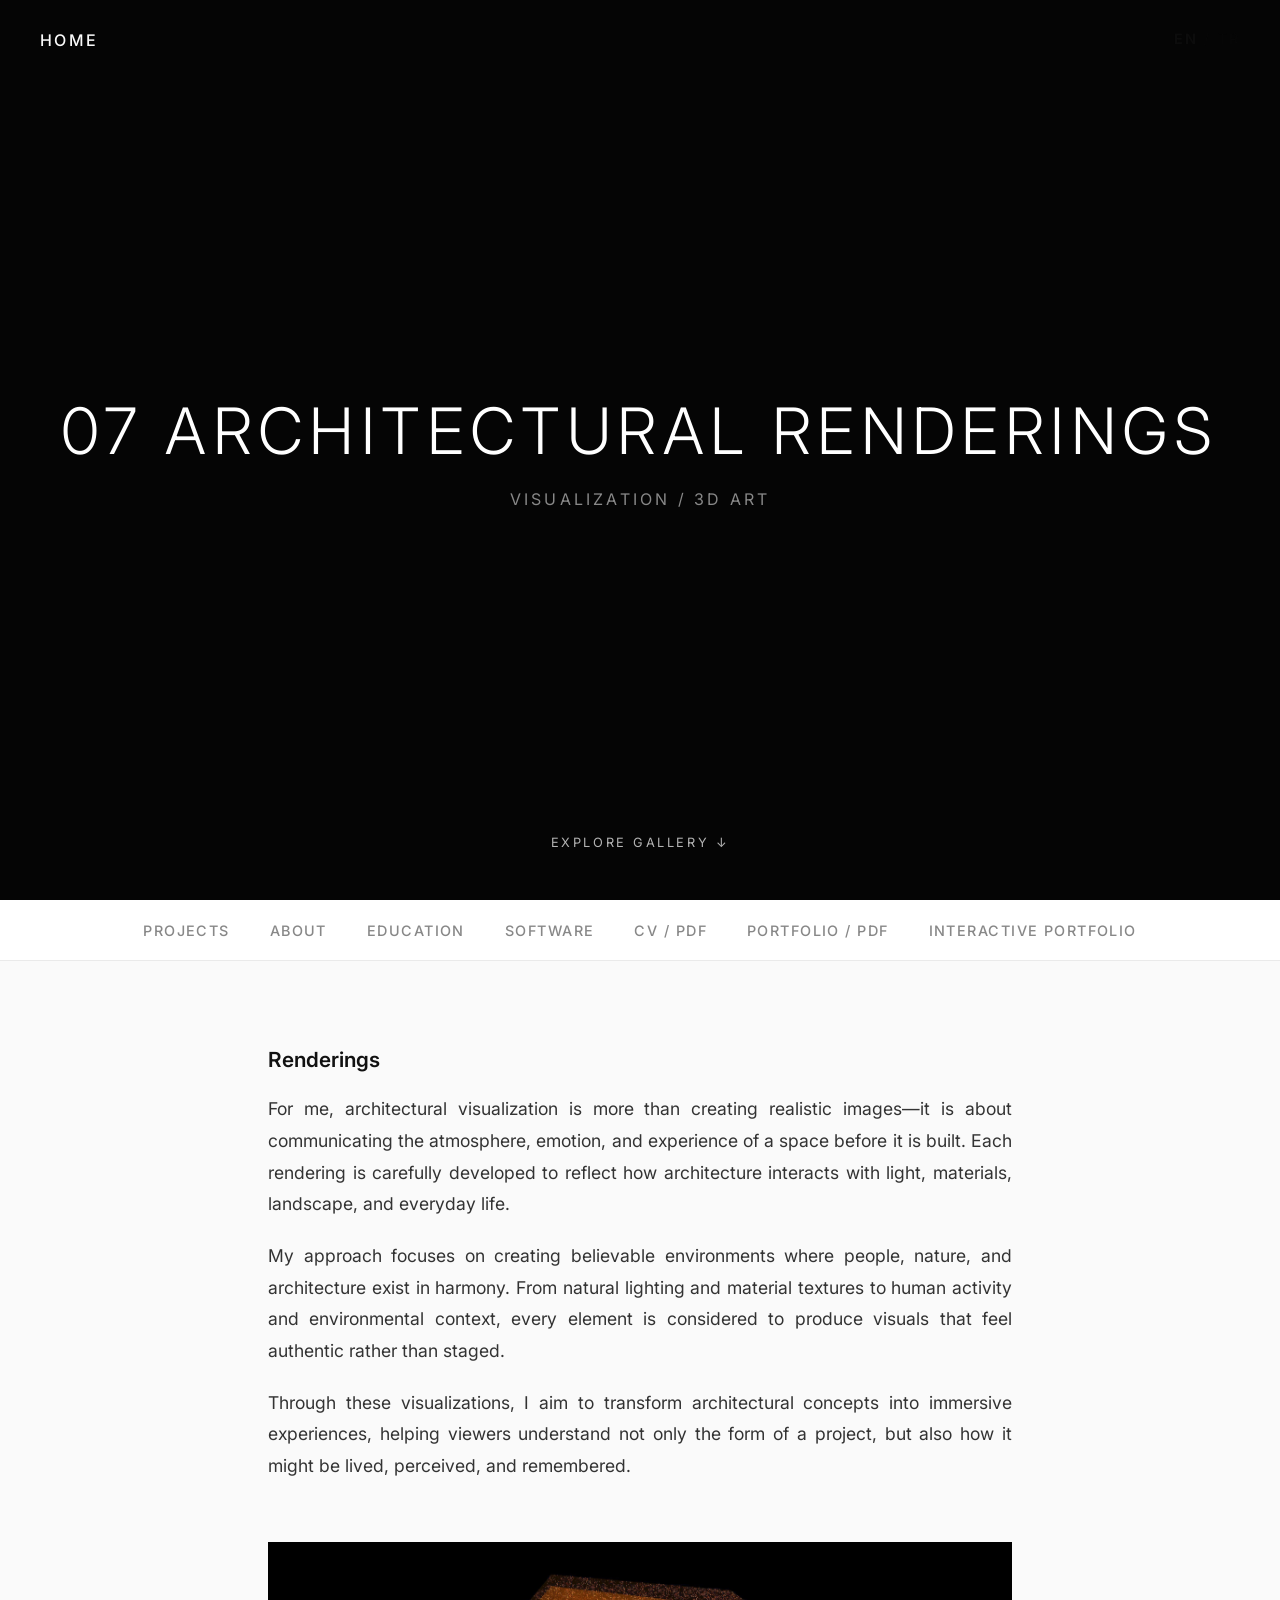
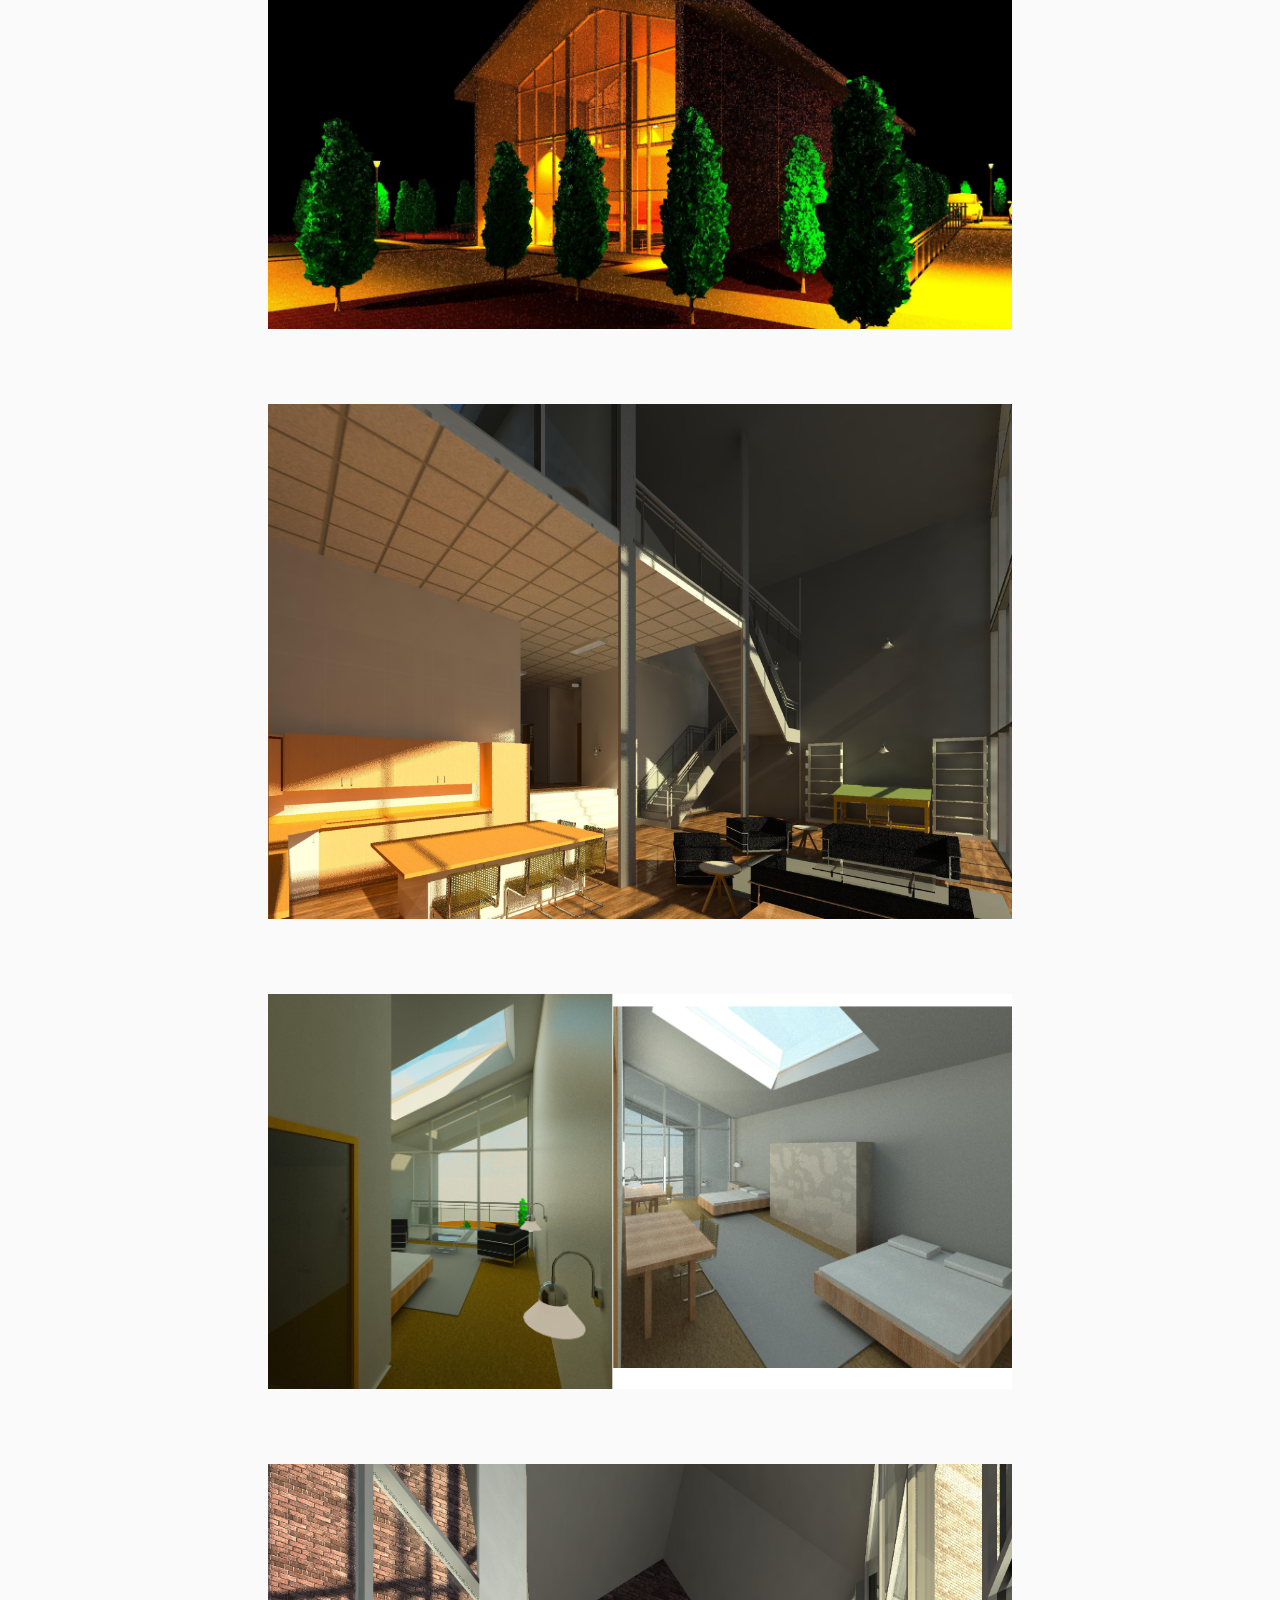
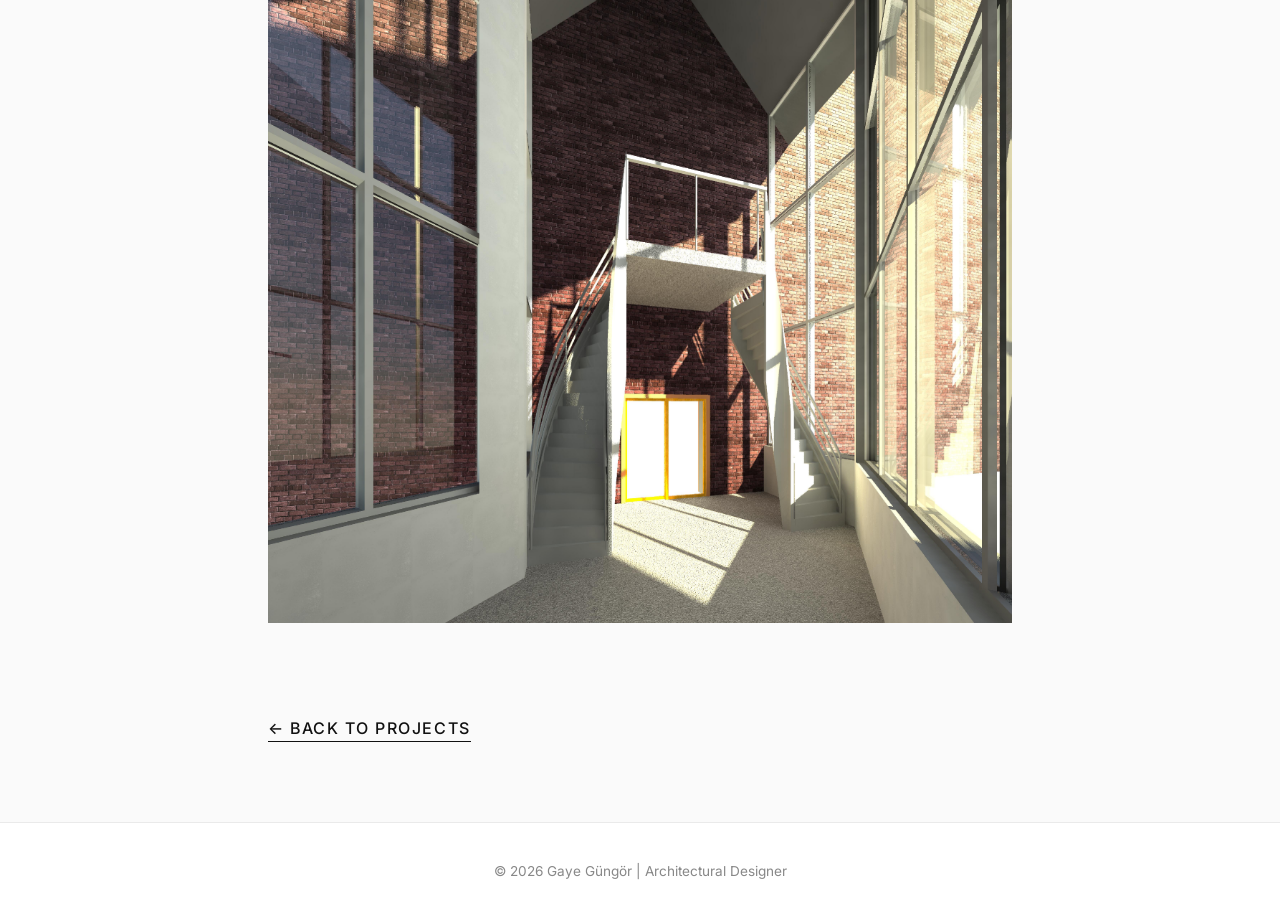
<file: renderings.html>
<!DOCTYPE html>
<html lang="en">
<head>
    <meta charset="UTF-8">
    <meta name="viewport" content="width=device-width, initial-scale=1.0">
    <title>Architectural Renderings | Gaye Güngör</title>
    <link href="https://fonts.googleapis.com/css2?family=Inter:wght@300;400;500;600&display=swap" rel="stylesheet">
    <style>
        /* TEMEL AYARLAR VE ANİMASYON */
        * { box-sizing: border-box; margin: 0; padding: 0; }
        body { font-family: 'Inter', sans-serif; background-color: #fafafa; color: #111111; opacity: 0; transition: opacity 0.6s ease-in-out; }
        body.loaded { opacity: 1; }
        body.fade-out { opacity: 0; }

        /* SİYAH GİRİŞ EKRANI */
        .hero { height: 100vh; background-color: #050505; display: flex; flex-direction: column; justify-content: center; align-items: center; position: relative; }
        .hero h1 { color: #ffffff; font-size: clamp(2.5rem, 5vw, 5rem); font-weight: 300; letter-spacing: 0.1em; text-transform: uppercase; animation: slideUp 1.5s ease-out forwards; opacity: 0; transform: translateY(30px); text-align: center; padding: 0 20px;}
        .hero p { color: #888888; margin-top: 20px; font-size: 1rem; text-transform: uppercase; letter-spacing: 0.2em; animation: slideUp 1.5s ease-out forwards 0.3s; opacity: 0; transform: translateY(30px); }
        @keyframes slideUp { to { opacity: 1; transform: translateY(0); } }

        .scroll-down { position: absolute; bottom: 50px; color: #ffffff; font-size: 0.8rem; letter-spacing: 0.2em; text-transform: uppercase; text-decoration: none; opacity: 0.7; transition: opacity 0.3s; animation: bounce 2s infinite; cursor: pointer; }
        .scroll-down:hover { opacity: 1; }
        @keyframes bounce { 0%, 20%, 50%, 80%, 100% { transform: translateY(0); } 40% { transform: translateY(-10px); } 60% { transform: translateY(-5px); } }

        /* YAPIŞKAN MENÜ */
        .nav-container { position: sticky; top: 0; background-color: rgba(255, 255, 255, 0.95); backdrop-filter: blur(5px); padding: 20px 0; border-bottom: 1px solid #eaeaea; z-index: 1000; text-align: center; }
        .nav-links { list-style: none; display: flex; justify-content: center; gap: 40px; flex-wrap: wrap; }
        .nav-links a { text-decoration: none; color: #888888; font-size: 0.9rem; font-weight: 500; text-transform: uppercase; letter-spacing: 0.1em; transition: color 0.3s ease; cursor: pointer; }
        .nav-links a:hover { color: #111111; }

        /* PROJE İÇERİĞİ */
        .content-section { padding: 80px 10%; min-height: 100vh; max-width: 1000px; margin: 0 auto; }
        
        .project-description { font-size: 1.1rem; line-height: 1.8; color: #333; margin-bottom: 60px; text-align: justify;}
        /* Kalın Başlık Stili */
        .project-description h3 { font-size: 1.3rem; font-weight: 600; margin-bottom: 15px; color: #111; }
        .project-description p { margin-bottom: 20px; }
        
        .project-images { display: flex; flex-direction: column; gap: 60px; }
        /* GÖRSEL DOKUSUNA HOVER ZOOM EFEKTİ */
        .img-block { 
            width: 100%; 
            background-color: #e0e0e0; 
            display: flex; 
            align-items: center; 
            justify-content: center; 
            overflow: hidden; /* Büyüyen resmin kutudan dışarı taşmasını engeller */
            cursor: pointer;
        }

        .img-block img { 
            width: 100%; 
            height: auto; 
            display: block; 
            transition: transform 0.6s ease; /* Yumuşak büyüme animasyonu */
        }

        /* Fare görselin üzerine geldiğinde hafifçe büyütür */
        .img-block:hover img { 
            transform: scale(1.03); 
        }
        .img-caption { margin-top: 15px; font-size: 0.85rem; color: #888; text-align: right; font-style: italic; }

        .back-link { display: inline-block; margin-top: 80px; text-decoration: none; color: #111; font-weight: 500; border-bottom: 1px solid #111; padding-bottom: 3px; text-transform: uppercase; letter-spacing: 0.1em;}

        footer { padding: 40px 10%; text-align: center; border-top: 1px solid #eaeaea; font-size: 0.85rem; color: #888888; background-color: #ffffff; }

        /* 3. ADIM: YÜKLENİYOR (PULSE) ANİMASYONU */
        @keyframes pulse {
            0% { background-color: #e0e0e0; }
            50% { background-color: #f2f2f2; }
            100% { background-color: #e0e0e0; }
        }

        /* Ana Sayfa İçin (.image-placeholder) ve Proje Sayfaları İçin (.img-block) */
        .image-placeholder, .img-block {
            animation: pulse 2s infinite ease-in-out;
            background-color: #e0e0e0; /* Animasyon desteklemeyen tarayıcılar için yedek */
        }
        @media (max-width: 768px) { .nav-links { gap: 20px; } .content-section { padding: 50px 5%; } }
        
        /* SOL ÜST KÖŞE SABİT ANA SAYFA LOGOSU */
        .fixed-logo {
            position: fixed;
            top: 30px;
            left: 40px;
            color: #ffffff;
            font-size: 1rem;
            font-weight: 500;
            text-transform: uppercase;
            letter-spacing: 0.15em;
            text-decoration: none;
            z-index: 9999;
            mix-blend-mode: difference;
            transition: opacity 0.3s ease;
        }
        .fixed-logo:hover {
            opacity: 0.6;
        }
        @media (max-width: 768px) {
            .fixed-logo { top: 20px; left: 20px; font-size: 0.8rem; }
        }
        
        /* DİL GİZLEME/GÖSTERME SİSTEMİ */
        body.lang-tr .en-text { display: none !important; }
        body.lang-en .tr-text { display: none !important; }

        /* SAĞ ÜST KÖŞE DİL SEÇENEĞİ (ENG / TR) */
        .lang-toggle {
            position: fixed;
            top: 30px;
            right: 40px;
            color: #111111; 
            font-size: 0.9rem;
            font-weight: 500;
            text-transform: uppercase;
            letter-spacing: 0.15em;
            cursor: pointer;
            z-index: 9999;
            mix-blend-mode: difference;
            transition: opacity 0.3s ease, transform 0.3s ease;
        }
        .lang-toggle:hover { opacity: 0.8; transform: translateY(-2px); }

        @media (max-width: 768px) {
            .lang-toggle { top: 20px; right: 20px; font-size: 0.8rem; }
        }
    </style>
</head>
<body class="lang-en">

    <!-- SAĞ ÜST DİL SEÇENEĞİ -->
    <div class="lang-toggle" onclick="toggleLanguage()">
        <span class="en-text"><span style="font-weight: 700; opacity: 1;">EN</span> <span style="font-weight: 300; opacity: 0.5;">/ TR</span></span>
        <span class="tr-text"><span style="font-weight: 300; opacity: 0.5;">EN /</span> <span style="font-weight: 700; opacity: 1;">TR</span></span>
    </div>

    <!-- SABİT ANA SAYFA LOGOSU -->
    <a href="index.html" class="fixed-logo en-text" onclick="transitionToPage(event, 'index.html')">Home</a>
    <a href="index.html" class="fixed-logo tr-text" onclick="transitionToPage(event, 'index.html')">Ana Sayfa</a>

    <!-- SİYAH PROJE KAPAK EKRANI -->
    <section class="hero" id="home">
        <h1>07 ARCHITECTURAL RENDERINGS</h1>
        <p class="en-text">Visualization / 3D Art</p>
        <p class="tr-text">Görselleştirme / 3D Sanat</p>
        <a class="scroll-down en-text" onclick="scrollToContent()">Explore Gallery ↓</a>
        <a class="scroll-down tr-text" onclick="scrollToContent()">Galeriyi İncele ↓</a>
    </section>

    <!-- YAPIŞKAN MENÜ -->
    <nav class="nav-container" id="navbar">
        <ul class="nav-links" style="list-style: none; padding: 0;">
            <li>
                <!-- DİKKAT: Artık projects.html'e yönlendiriyor -->
                <a href="projects.html" class="en-text" onclick="transitionToPage(event, 'projects.html')">Projects</a>
                <a href="projects.html" class="tr-text" onclick="transitionToPage(event, 'projects.html')">Projeler</a>
            </li>
            <li>
                <a href="about.html" class="en-text" onclick="transitionToPage(event, 'about.html')">About</a>
                <a href="about.html" class="tr-text" onclick="transitionToPage(event, 'about.html')">Hakkımda</a>
            </li>
            <li>
                <a href="education.html" class="en-text" onclick="transitionToPage(event, 'education.html')">Education</a>
                <a href="education.html" class="tr-text" onclick="transitionToPage(event, 'education.html')">Eğitim</a>
            </li>
            <li>
                <a href="software.html" class="en-text" onclick="transitionToPage(event, 'software.html')">Software</a>
                <a href="software.html" class="tr-text" onclick="transitionToPage(event, 'software.html')">Yazılımlar</a>
            </li>
            <li><a href="Gaye_Gungor_CV.pdf" target="_blank">CV / PDF</a></li>
            <li>
                <a href="Gaye_Gungor_Portfolio%20(1).pdf" target="_blank" class="en-text">Portfolio / PDF</a>
                <a href="Gaye_Gungor_Portfolio%20(1).pdf" target="_blank" class="tr-text">Portfolyo / PDF</a>
            </li>
            <li>
                <a href="https://heyzine.com/flip-book/fa36f7c1f8.html" target="_blank" class="en-text">Interactive Portfolio</a>
                <a href="https://heyzine.com/flip-book/fa36f7c1f8.html" target="_blank" class="tr-text">Etkileşimli Portfolyo</a>
            </li>
        </ul>
    </nav>

    <!-- PROJE DETAYLARI (BEYAZ ZEMİN) -->
    <section class="content-section" id="content">
        
        <!-- METİN ALANI -->
        <div class="project-description">
            <h3 class="en-text">Renderings</h3>
            <h3 class="tr-text">Görselleştirmeler</h3>
            
            <p class="en-text">For me, architectural visualization is more than creating realistic images—it is about communicating the atmosphere, emotion, and experience of a space before it is built. Each rendering is carefully developed to reflect how architecture interacts with light, materials, landscape, and everyday life.</p>
            <p class="tr-text">Benim için mimari görselleştirme, gerçekçi görüntüler üretmekten çok daha fazlasıdır; bir mekan inşa edilmeden önce onun atmosferini, duygusunu ve deneyimini aktarmakla ilgilidir. Her bir görselleştirme, mimarinin ışık, malzemeler, peyzaj ve günlük yaşamla nasıl etkileşime girdiğini yansıtacak şekilde özenle geliştirilmiştir.</p>
            
            <p class="en-text">My approach focuses on creating believable environments where people, nature, and architecture exist in harmony. From natural lighting and material textures to human activity and environmental context, every element is considered to produce visuals that feel authentic rather than staged.</p>
            <p class="tr-text">Yaklaşımım; insanların, doğanın ve mimarinin uyum içinde var olduğu inandırıcı çevreler yaratmaya odaklanır. Doğal aydınlatma ve malzeme dokularından insan aktivitesine ve çevresel bağlama kadar her unsur, yapay durmaktan ziyade otantik hissettiren görseller üretmek üzere ele alınır.</p>
            
            <p class="en-text">Through these visualizations, I aim to transform architectural concepts into immersive experiences, helping viewers understand not only the form of a project, but also how it might be lived, perceived, and remembered.</p>
            <p class="tr-text">Bu görselleştirmeler aracılığıyla mimari konseptleri sürükleyici deneyimlere dönüştürmeyi; izleyicilerin bir projenin yalnızca biçimini değil, aynı zamanda nasıl yaşanılabileceğini, algılanabileceğini ve hatırlanabileceğini de anlamalarını sağlamayı hedefliyorum.</p>
        </div>

        <!-- RENDER ALANI -->
        <div class="project-images">
            <!-- Render 1 -->
            <div>
                <div class="img-block">
                    <img src="11 (2).png" alt="Atmospheric Architectural Rendering 1">
                </div>
                <div class="img-caption"></div>
            </div>
            
            <!-- Render 2 -->
             <div>
                <div class="img-block">
                    <img src="22.png" alt="Atmospheric Architectural Rendering 2">
                </div>
                <div class="img-caption"></div>
            </div>
            
            <!-- Render 3 -->
             <div>
                <div class="img-block">
                    <img src="33.png" alt="Atmospheric Architectural Rendering 3">
                </div>
                <div class="img-caption"></div>
            </div>
            
            <!-- Render 4 -->
             <div>
                <div class="img-block">
                    <img src="render koridor.jpg" alt="Atmospheric Architectural Rendering 4">
                </div>
                <div class="img-caption"></div>
            </div>
        </div>

        <!-- GERİ DÖN LİNKİ GÜNCELLENDİ -->
        <a href="projects.html" class="back-link en-text" onclick="transitionToPage(event, 'projects.html')">← Back to Projects</a>
        <a href="projects.html" class="back-link tr-text" onclick="transitionToPage(event, 'projects.html')">← Projelere Dön</a>
    </section>

    <footer>
        <p class="en-text">© 2026 Gaye Güngör | Architectural Designer</p>
        <p class="tr-text">© 2026 Gaye Güngör | Mimari Tasarımcı</p>
    </footer>

    <!-- JS SCRIPTLERİ -->
    <script>
        // 1. Dil Hafızası (Daha Güçlü Versiyon)
        const savedLang = localStorage.getItem('siteLang') || 'en';
        document.body.classList.remove('lang-en', 'lang-tr');
        document.body.classList.add('lang-' + savedLang);

        // 2. Sayfa Yüklenme Animasyonu
        window.onload = function() {
            document.body.classList.add('loaded');
        };

        // 3. Dil Değiştirme Butonu İşlevi
        function toggleLanguage() {
            const body = document.body;
            if (body.classList.contains('lang-en')) {
                body.classList.remove('lang-en');
                body.classList.add('lang-tr');
                localStorage.setItem('siteLang', 'tr');
            } else {
                body.classList.remove('lang-tr');
                body.classList.add('lang-en');
                localStorage.setItem('siteLang', 'en');
            }
        }

        // 4. Sayfalar Arası Geçiş
        function transitionToPage(event, url) {
            event.preventDefault(); 
            document.body.classList.remove('loaded');
            document.body.classList.add('fade-out'); 
            
            setTimeout(function() {
                window.location.href = url;
            }, 600);
        }

        // 5. Scroll Down Butonu İçin Kaydırma Fonksiyonu
        function scrollToContent() {
            document.getElementById('content').scrollIntoView({ behavior: 'smooth' });
        }
    </script>
</body>
</html>
</file>
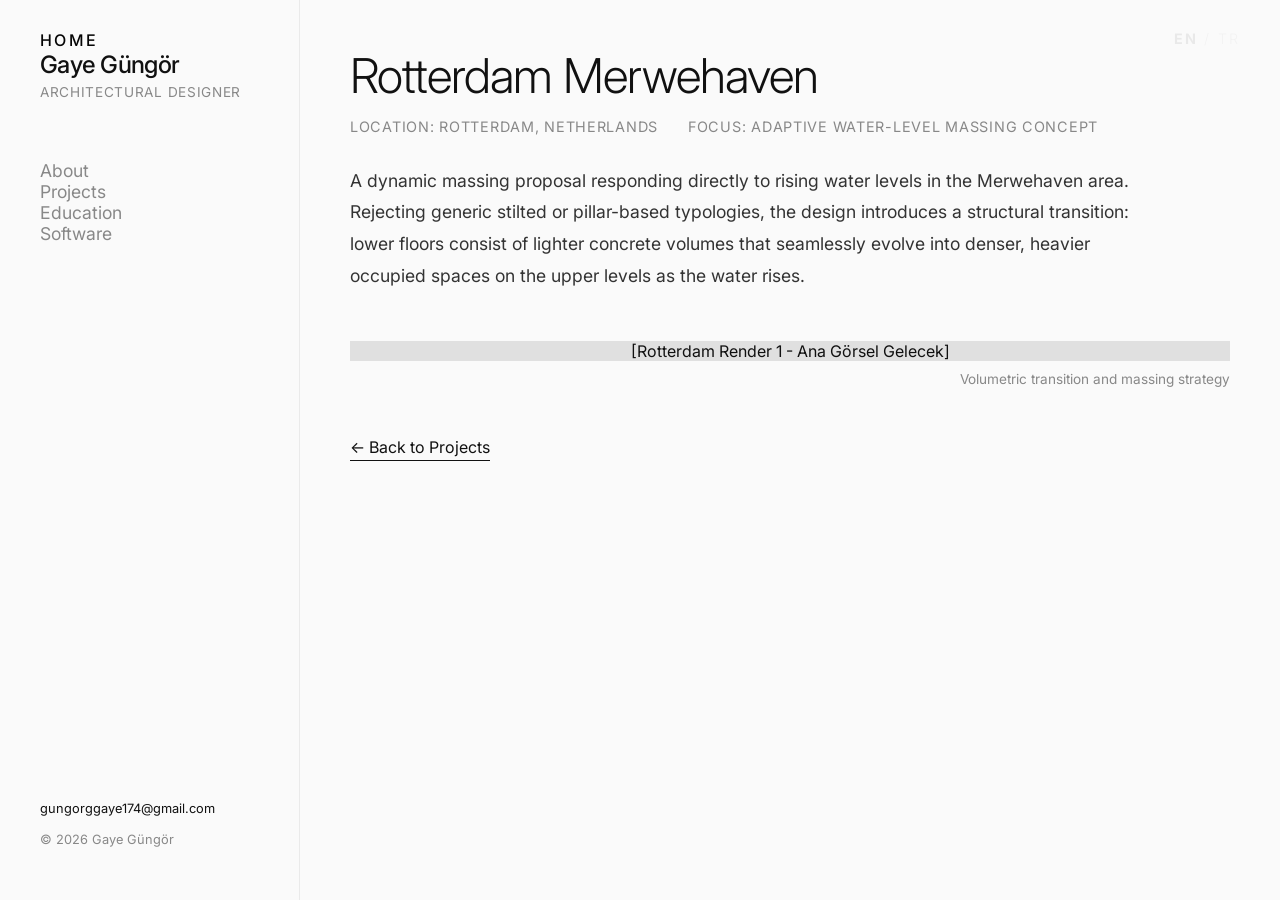
<file: rotterdam.html>
<!DOCTYPE html>
<html lang="en">
<head>
    <meta charset="UTF-8">
    <meta name="viewport" content="width=device-width, initial-scale=1.0">
    <title>Rotterdam Merwehaven | Gaye Güngör</title>
    <link href="https://fonts.googleapis.com/css2?family=Inter:wght@300;400;500;600&display=swap" rel="stylesheet">
    <style>
        /* CSS AYARLARI */
        :root { --bg-color: #fafafa; --text-main: #111111; --text-light: #888888; }
        * { box-sizing: border-box; margin: 0; padding: 0; }
        
        body { 
            font-family: 'Inter', sans-serif; 
            background-color: var(--bg-color); 
            color: var(--text-main); 
            display: flex; 
            min-height: 100vh; 
            opacity: 0; 
            transition: opacity 0.6s ease-in-out; 
        }
        body.loaded { opacity: 1; }
        body.fade-out { opacity: 0; }

        .sidebar { width: 300px; padding: 50px 40px; position: fixed; height: 100vh; display: flex; flex-direction: column; border-right: 1px solid #eaeaea; background-color: var(--bg-color); z-index: 100; }
        .logo { font-size: 1.5rem; font-weight: 500; letter-spacing: -0.03em; margin-bottom: 5px; text-decoration: none; color: var(--text-main); }
        .title { font-size: 0.85rem; color: var(--text-light); margin-bottom: 60px; text-transform: uppercase; letter-spacing: 0.05em; }
        nav { display: flex; flex-direction: column; gap: 20px; flex-grow: 1; }
        nav a { text-decoration: none; color: var(--text-light); font-size: 1.1rem; font-weight: 400; transition: color 0.3s ease; }
        nav a:hover, nav a.active { color: var(--text-main); font-weight: 500; }
        .sidebar-footer { font-size: 0.8rem; color: var(--text-light); line-height: 1.6; }
        .sidebar-footer a { color: var(--text-main); text-decoration: none; display: block; margin-bottom: 10px; }
        .main-content { margin-left: 300px; padding: 50px; width: calc(100% - 300px); }
        .project-header { margin-bottom: 50px; max-width: 800px; }
        .project-title { font-size: 3rem; font-weight: 300; margin-bottom: 15px; letter-spacing: -0.02em; line-height: 1.1; }
        .project-meta { display: flex; gap: 30px; margin-bottom: 30px; font-size: 0.9rem; color: var(--text-light); text-transform: uppercase; letter-spacing: 0.05em; }
        .project-description { font-size: 1.1rem; line-height: 1.8; color: #333; }
        .project-images { display: flex; flex-direction: column; gap: 40px; margin-top: 50px; }
/* GÖRSEL DOKUSUNA HOVER ZOOM EFEKTİ */
        .img-block { 
            width: 100%; 
            background-color: #e0e0e0; 
            display: flex; 
            align-items: center; 
            justify-content: center; 
            overflow: hidden; /* Büyüyen resmin kutudan dışarı taşmasını engeller */
            cursor: pointer;
        }

        .img-block img { 
            width: 100%; 
            height: auto; 
            display: block; 
            transition: transform 0.6s ease; /* Yumuşak büyüme animasyonu */
        }

        /* Fare görselin üzerine geldiğinde hafifçe büyütür */
        .img-block:hover img { 
            transform: scale(1.03); 
        }        .img-caption { margin-top: 10px; font-size: 0.85rem; color: var(--text-light); text-align: right; }
        .back-link { display: inline-block; margin-top: 50px; text-decoration: none; color: var(--text-main); border-bottom: 1px solid var(--text-main); padding-bottom: 3px; }

        /* 3. ADIM: YÜKLENİYOR (PULSE) ANİMASYONU */
        @keyframes pulse {
            0% { background-color: #e0e0e0; }
            50% { background-color: #f2f2f2; }
            100% { background-color: #e0e0e0; }
        }

        /* Ana Sayfa İçin (.image-placeholder) ve Proje Sayfaları İçin (.img-block) */
        .image-placeholder, .img-block {
            animation: pulse 2s infinite ease-in-out;
            background-color: #e0e0e0; /* Animasyon desteklemeyen tarayıcılar için yedek */
        }
        @media (max-width: 900px) { 
            body { flex-direction: column; } 
            .sidebar { width: 100%; height: auto; position: relative; padding: 30px; border-right: none; border-bottom: 1px solid #eaeaea; } 
            .main-content { margin-left: 0; width: 100%; padding: 30px; } 
            nav { flex-direction: row; margin-bottom: 30px; flex-wrap: wrap; } 
            .project-title { font-size: 2rem; } 
            .project-meta { flex-direction: column; gap: 10px; } 
            .img-block { min-height: 40vh; } 
        }

        /* SOL ÜST KÖŞE SABİT ANA SAYFA LOGOSU */
        .fixed-logo {
            position: fixed;
            top: 30px;
            left: 40px;
            color: #ffffff;
            font-size: 1rem;
            font-weight: 500;
            text-transform: uppercase;
            letter-spacing: 0.15em;
            text-decoration: none;
            z-index: 9999;
            mix-blend-mode: difference;
            transition: opacity 0.3s ease;
        }
        .fixed-logo:hover { opacity: 0.6; }
        
        @media (max-width: 768px) {
            .fixed-logo { top: 20px; left: 20px; font-size: 0.8rem; }
        }

        /* DİL GİZLEME/GÖSTERME SİSTEMİ */
        body.lang-tr .en-text { display: none !important; }
        body.lang-en .tr-text { display: none !important; }

        /* SAĞ ÜST KÖŞE DİL SEÇENEĞİ (ENG / TR) */
        .lang-toggle {
            position: fixed;
            top: 30px;
            right: 40px;
            color: #111111; 
            font-size: 0.9rem;
            font-weight: 500;
            text-transform: uppercase;
            letter-spacing: 0.15em;
            cursor: pointer;
            z-index: 9999;
            mix-blend-mode: difference;
            transition: opacity 0.3s ease;
        }
        .lang-toggle:hover { opacity: 0.6; }

        @media (max-width: 768px) {
            .lang-toggle { top: 20px; right: 20px; font-size: 0.8rem; }
        }
    </style>
</head>
<body class="lang-en">

    <!-- SAĞ ÜST DİL SEÇENEĞİ -->
    <div class="lang-toggle" onclick="toggleLanguage()">
        <span class="en-text"><span style="font-weight: 700; opacity: 1;">EN</span> <span style="font-weight: 300; opacity: 0.5;">/ TR</span></span>
        <span class="tr-text"><span style="font-weight: 300; opacity: 0.5;">EN /</span> <span style="font-weight: 700; opacity: 1;">TR</span></span>
    </div>
    
    <!-- SABİT ANA SAYFA LOGOSU -->
    <a href="index.html" class="fixed-logo en-text" onclick="transitionToPage(event, 'index.html')">Home</a>
    <a href="index.html" class="fixed-logo tr-text" onclick="transitionToPage(event, 'index.html')">Ana Sayfa</a>
    
    <aside class="sidebar">
        <a href="index.html" class="logo" onclick="transitionToPage(event, 'index.html')">Gaye Güngör</a>
        <div class="title en-text">Architectural Designer</div>
        <div class="title tr-text">Mimari Tasarımcı</div>
        
      <!-- Tüm dosyalarda aynı olmalı (Sıralama: About, Projects, Education, Software) -->
<nav class="nav-container" id="navbar">
    <ul class="nav-links" style="list-style: none; padding: 0;">
        <li><a href="about.html" class="[ABOUT_ACTIVE]" onclick="transitionToPage(event, 'about.html')">About</a></li>
        <li><a href="projects.html" class="[PROJECTS_ACTIVE]" onclick="transitionToPage(event, 'projects.html')">Projects</a></li>
        <li><a href="education.html" class="[EDUCATION_ACTIVE]" onclick="transitionToPage(event, 'education.html')">Education</a></li>
        <li><a href="software.html" class="[SOFTWARE_ACTIVE]" onclick="transitionToPage(event, 'software.html')">Software</a></li>
    </ul>
</nav>
        <div class="sidebar-footer">
            <a href="mailto:gungorggaye174@gmail.com">gungorggaye174@gmail.com</a>
            <div class="en-text">© 2026 Gaye Güngör</div>
            <div class="tr-text">© 2026 Gaye Güngör</div>
        </div>
    </aside>

    <main class="main-content">
        <div class="project-header">
            <h1 class="project-title">Rotterdam Merwehaven</h1>
            <div class="project-meta">
                <span class="en-text">Location: Rotterdam, Netherlands</span>
                <span class="tr-text">Konum: Rotterdam, Hollanda</span>
                
                <span class="en-text">Focus: Adaptive Water-Level Massing Concept</span>
                <span class="tr-text">Odak: Adaptif Su Seviyesi Kütle Konsepti</span>
            </div>
            <div class="project-description">
                <p class="en-text">A dynamic massing proposal responding directly to rising water levels in the Merwehaven area. Rejecting generic stilted or pillar-based typologies, the design introduces a structural transition: lower floors consist of lighter concrete volumes that seamlessly evolve into denser, heavier occupied spaces on the upper levels as the water rises.</p>
                <p class="tr-text">Merwehaven bölgesindeki yükselen su seviyelerine doğrudan yanıt veren dinamik bir kütle önerisi. Sıradan ayaklı veya kolonlu tipolojileri reddeden tasarım, yapısal bir geçiş sunuyor: alt katlar daha hafif beton hacimlerden oluşurken, sular yükseldikçe üst katlarda kesintisiz bir şekilde daha yoğun ve ağır yaşam alanlarına dönüşüyor.</p>
            </div>
        </div>

        <div class="project-images">
            <div>
                <div class="img-block">[Rotterdam Render 1 - Ana Görsel Gelecek]</div>
                <div class="img-caption en-text">Volumetric transition and massing strategy</div>
                <div class="img-caption tr-text">Hacimsel geçiş ve kütle stratejisi</div>
            </div>
        </div>

        <a href="index.html" class="back-link en-text" onclick="transitionToPage(event, 'index.html')">← Back to Projects</a>
        <a href="index.html" class="back-link tr-text" onclick="transitionToPage(event, 'index.html')">← Projelere Dön</a>
    </main>

    <!-- DİL HAFIZASI VE DEĞİŞTİRME SCRİPTİ -->
    <script>
        // 1. Dil Hafızası (Daha Güçlü Versiyon)
        const savedLang = localStorage.getItem('siteLang') || 'en';
        document.body.classList.remove('lang-en', 'lang-tr');
        document.body.classList.add('lang-' + savedLang);

        // 2. Sayfa Yüklenme Animasyonu
        window.onload = function() {
            document.body.classList.add('loaded');
        };

        // 3. Dil Değiştirme Butonu İşlevi
        function toggleLanguage() {
            const body = document.body;
            if (body.classList.contains('lang-en')) {
                body.classList.remove('lang-en');
                body.classList.add('lang-tr');
                localStorage.setItem('siteLang', 'tr');
            } else {
                body.classList.remove('lang-tr');
                body.classList.add('lang-en');
                localStorage.setItem('siteLang', 'en');
            }
        }

        // 4. Sayfalar Arası Geçiş
        function transitionToPage(event, url) {
            event.preventDefault(); 
            document.body.classList.remove('loaded');
            document.body.classList.add('fade-out'); 
            
            setTimeout(function() {
                window.location.href = url;
            }, 600);
        }
    </script>
</body>
</html>
</file>
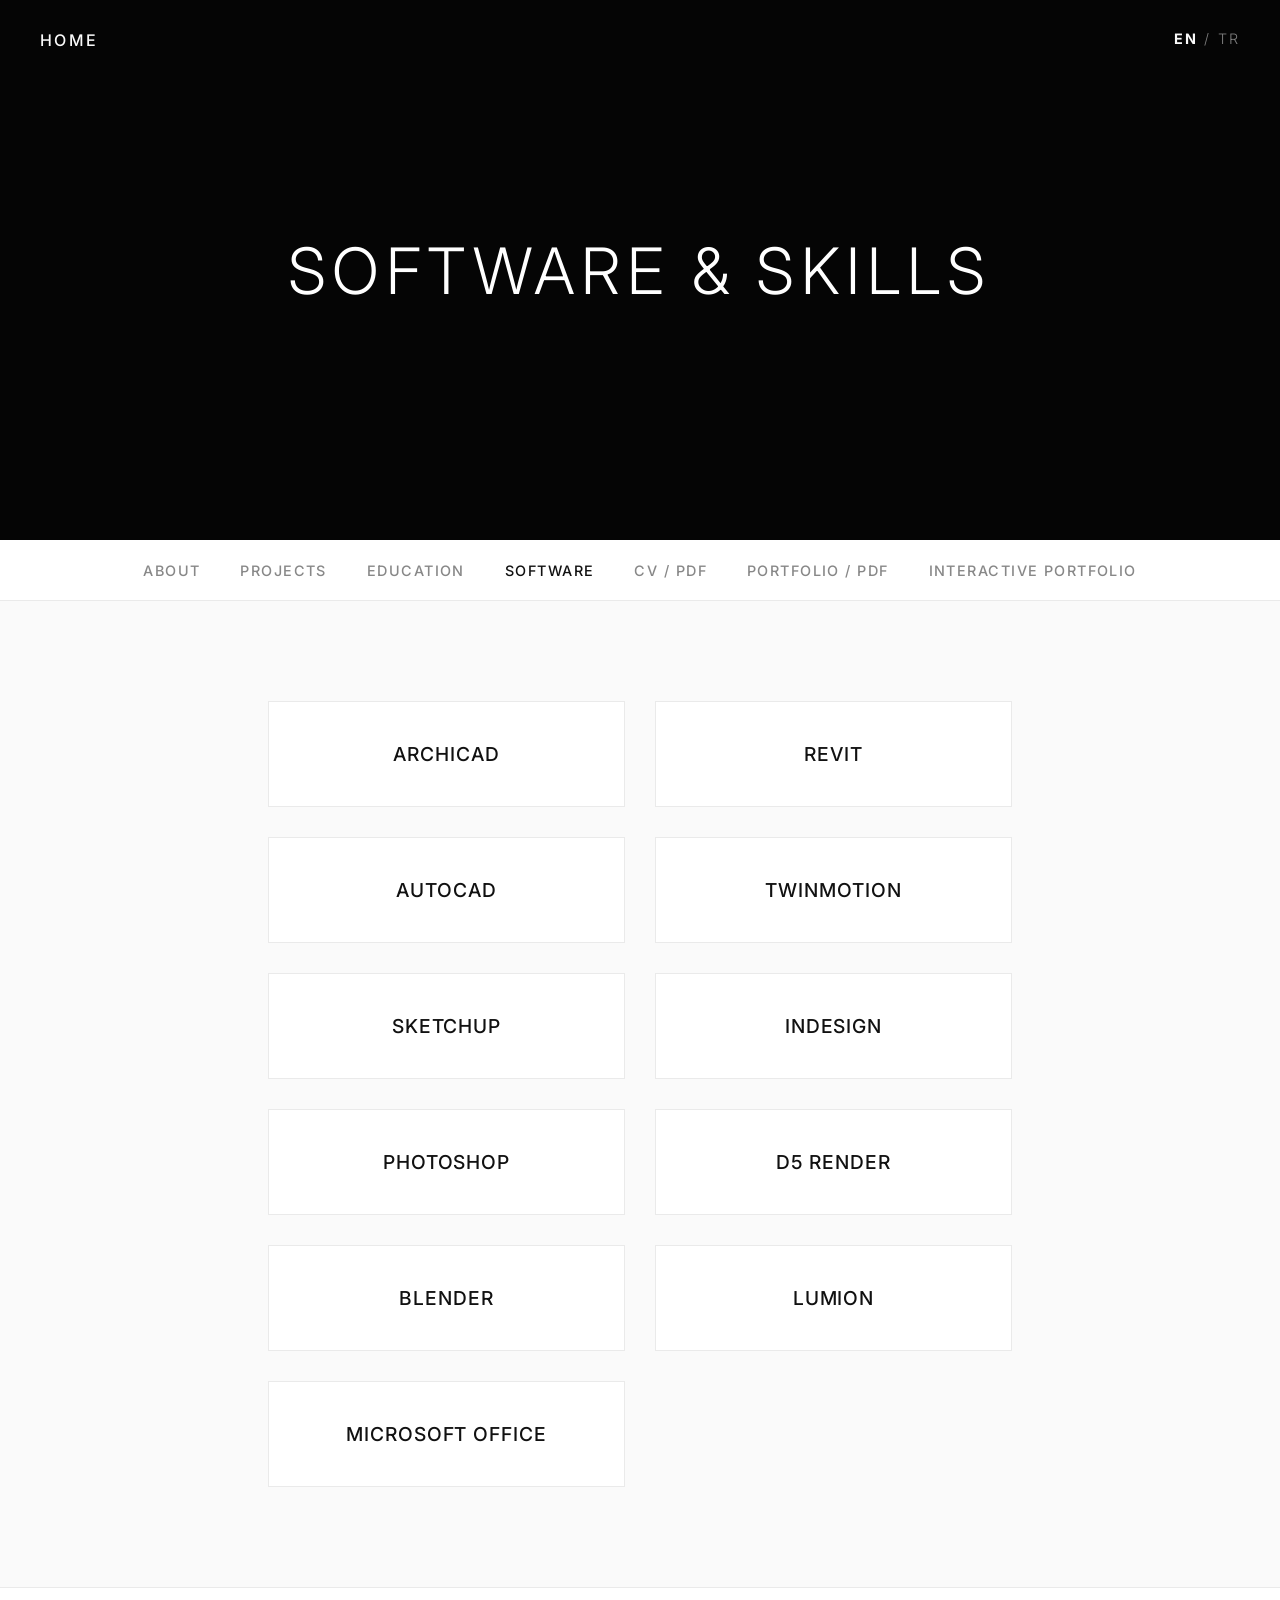
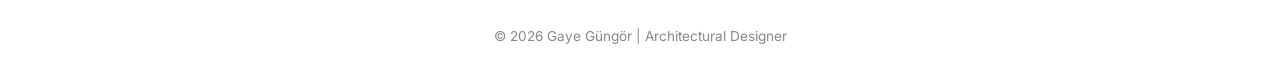
<file: software.html>
<!DOCTYPE html>
<html lang="en">
<head>
    <meta charset="UTF-8">
    <meta name="viewport" content="width=device-width, initial-scale=1.0">
    <title>Software | Gaye Güngör</title>
    <link href="https://fonts.googleapis.com/css2?family=Inter:wght@300;400;500;600&display=swap" rel="stylesheet">
    <style>
        * { box-sizing: border-box; margin: 0; padding: 0; }
        body { font-family: 'Inter', sans-serif; background-color: #fafafa; color: #111111; opacity: 0; transition: opacity 0.6s ease-in-out; }
        body.loaded { opacity: 1; }
        body.fade-out { opacity: 0; }

        .hero { height: 60vh; background-color: #050505; display: flex; flex-direction: column; justify-content: center; align-items: center; position: relative; }
        .hero h1 { color: #ffffff; font-size: clamp(3rem, 5vw, 5rem); font-weight: 300; letter-spacing: 0.1em; text-transform: uppercase; animation: slideUp 1.5s ease-out forwards; opacity: 0; transform: translateY(30px); }
        @keyframes slideUp { to { opacity: 1; transform: translateY(0); } }

        .nav-container { position: sticky; top: 0; background-color: rgba(255, 255, 255, 0.95); backdrop-filter: blur(5px); padding: 20px 0; border-bottom: 1px solid #eaeaea; z-index: 1000; text-align: center; }
        .nav-links { list-style: none; display: flex; justify-content: center; gap: 40px; flex-wrap: wrap; }
        .nav-links a { text-decoration: none; color: #888888; font-size: 0.9rem; font-weight: 500; text-transform: uppercase; letter-spacing: 0.1em; transition: color 0.3s ease; cursor: pointer; }
        .nav-links a:hover, .nav-links a.active { color: #111111; }

        .content-section { padding: 100px 10%; min-height: 50vh; max-width: 1000px; margin: 0 auto; }
        
        .software-grid { display: grid; grid-template-columns: repeat(auto-fit, minmax(250px, 1fr)); gap: 30px; }
        .software-item { display: flex; flex-direction: column; align-items: center; justify-content: center; padding: 40px 20px; border: 1px solid #eaeaea; background-color: #ffffff; transition: transform 0.3s ease, box-shadow 0.3s ease; }
        .software-item:hover { transform: translateY(-5px); box-shadow: 0 10px 30px rgba(0,0,0,0.05); border-color: #111; }
        
        .software-name { font-size: 1.2rem; font-weight: 500; color: #111; letter-spacing: 0.05em; text-transform: uppercase;}

        footer { padding: 40px 10%; text-align: center; border-top: 1px solid #eaeaea; font-size: 0.85rem; color: #888888; background-color: #ffffff; margin-top: auto;}

        .fixed-logo { position: fixed; top: 30px; left: 40px; color: #ffffff; font-size: 1rem; font-weight: 500; text-transform: uppercase; letter-spacing: 0.15em; text-decoration: none; z-index: 9999; mix-blend-mode: difference; transition: opacity 0.3s ease; }
        .fixed-logo:hover { opacity: 0.6; }

        body.lang-tr .en-text { display: none !important; }
        body.lang-en .tr-text { display: none !important; }

        .lang-toggle { position: fixed; top: 30px; right: 40px; color: #ffffff; font-size: 0.9rem; text-transform: uppercase; letter-spacing: 0.15em; cursor: pointer; z-index: 9999; mix-blend-mode: difference; transition: opacity 0.3s ease, transform 0.3s ease; }
        .lang-toggle:hover { opacity: 0.8; transform: translateY(-2px); }

        @media (max-width: 768px) { .nav-links { gap: 20px; } .fixed-logo, .lang-toggle { top: 20px; font-size: 0.8rem; } .fixed-logo { left: 20px; } .lang-toggle { right: 20px; } }
    </style>
</head>
<body class="lang-en">

    <!-- SAĞ ÜST DİL SEÇENEĞİ -->
    <div class="lang-toggle" onclick="toggleLanguage()">
        <span class="en-text"><span style="font-weight: 700; opacity: 1;">EN</span> <span style="font-weight: 300; opacity: 0.5;">/ TR</span></span>
        <span class="tr-text"><span style="font-weight: 300; opacity: 0.5;">EN /</span> <span style="font-weight: 700; opacity: 1;">TR</span></span>
    </div>

    <!-- SABİT ANA SAYFA LOGOSU -->
    <a href="index.html" class="fixed-logo en-text" onclick="transitionToPage(event, 'index.html')">Home</a>
    <a href="index.html" class="fixed-logo tr-text" onclick="transitionToPage(event, 'index.html')">Ana Sayfa</a>

    <!-- SİYAH GİRİŞ EKRANI -->
    <section class="hero" id="home">
        <h1 class="en-text">Software & Skills</h1>
        <h1 class="tr-text">Yazılım & Yetenekler</h1>
    </section>

    <!-- YAPIŞKAN MENÜ (Doğru Sıralama: About, Projects, Education, Software) -->
    <nav class="nav-container" id="navbar">
        <ul class="nav-links" style="list-style: none; padding: 0;">
            <li>
                <a href="about.html" class="en-text" onclick="transitionToPage(event, 'about.html')">About</a>
                <a href="about.html" class="tr-text" onclick="transitionToPage(event, 'about.html')">Hakkımda</a>
            </li>
            <li>
                <a href="projects.html" class="en-text" onclick="transitionToPage(event, 'projects.html')">Projects</a>
                <a href="projects.html" class="tr-text" onclick="transitionToPage(event, 'projects.html')">Projeler</a>
            </li>
            <li>
                <a href="education.html" class="en-text" onclick="transitionToPage(event, 'education.html')">Education</a>
                <a href="education.html" class="tr-text" onclick="transitionToPage(event, 'education.html')">Eğitim</a>
            </li>
            <li>
                <a href="#navbar" class="active en-text">Software</a>
                <a href="#navbar" class="active tr-text">Yazılımlar</a>
            </li>
            <li><a href="Gaye_Gungor_CV.pdf" target="_blank">CV / PDF</a></li>
            <li>
                <a href="Gaye_Gungor_Portfolio%20(1).pdf" target="_blank" class="en-text">Portfolio / PDF</a>
                <a href="Gaye_Gungor_Portfolio%20(1).pdf" target="_blank" class="tr-text">Portfolyo / PDF</a>
            </li>
            <li>
                <a href="https://heyzine.com/flip-book/fa36f7c1f8.html" target="_blank" class="en-text">Interactive Portfolio</a>
                <a href="https://heyzine.com/flip-book/fa36f7c1f8.html" target="_blank" class="tr-text">Etkileşimli Portfolyo</a>
            </li>
        </ul>
    </nav>

    <!-- YAZILIMLAR LİSTESİ -->
    <section class="content-section">
        <div class="software-grid">
            <div class="software-item"><div class="software-name">Archicad</div></div>
            <div class="software-item"><div class="software-name">Revit</div></div>
            <div class="software-item"><div class="software-name">AutoCAD</div></div>
            <div class="software-item"><div class="software-name">Twinmotion</div></div>
            <div class="software-item"><div class="software-name">SketchUp</div></div>
            <div class="software-item"><div class="software-name">InDesign</div></div>
            <div class="software-item"><div class="software-name">Photoshop</div></div>
            <div class="software-item"><div class="software-name">D5 Render</div></div>
            <div class="software-item"><div class="software-name">Blender</div></div>
            <div class="software-item"><div class="software-name">Lumion</div></div>
            <div class="software-item"><div class="software-name">Microsoft Office</div></div>
        </div>
    </section>

    <footer>
        <p class="en-text">© 2026 Gaye Güngör | Architectural Designer</p>
        <p class="tr-text">© 2026 Gaye Güngör | Mimari Tasarımcı</p>
    </footer>

    <!-- JS SCRIPTLERİ -->
    <script>
        // 1. Dil Hafızası
        const savedLang = localStorage.getItem('siteLang') || 'en';
        document.body.classList.remove('lang-en', 'lang-tr');
        document.body.classList.add('lang-' + savedLang);

        // 2. Sayfa Yüklenme Animasyonu
        window.onload = function() { document.body.classList.add('loaded'); };

        // 3. Dil Değiştirme Fonksiyonu
        function toggleLanguage() {
            const body = document.body;
            if (body.classList.contains('lang-en')) {
                body.classList.remove('lang-en'); body.classList.add('lang-tr'); localStorage.setItem('siteLang', 'tr');
            } else {
                body.classList.remove('lang-tr'); body.classList.add('lang-en'); localStorage.setItem('siteLang', 'en');
            }
        }

        // 4. Sayfalar Arası Geçiş Animasyonu
        function transitionToPage(event, url) {
            event.preventDefault(); 
            document.body.classList.remove('loaded'); document.body.classList.add('fade-out'); 
            setTimeout(function() { window.location.href = url; }, 600);
        }
    </script>
</body>
</html>
</file>
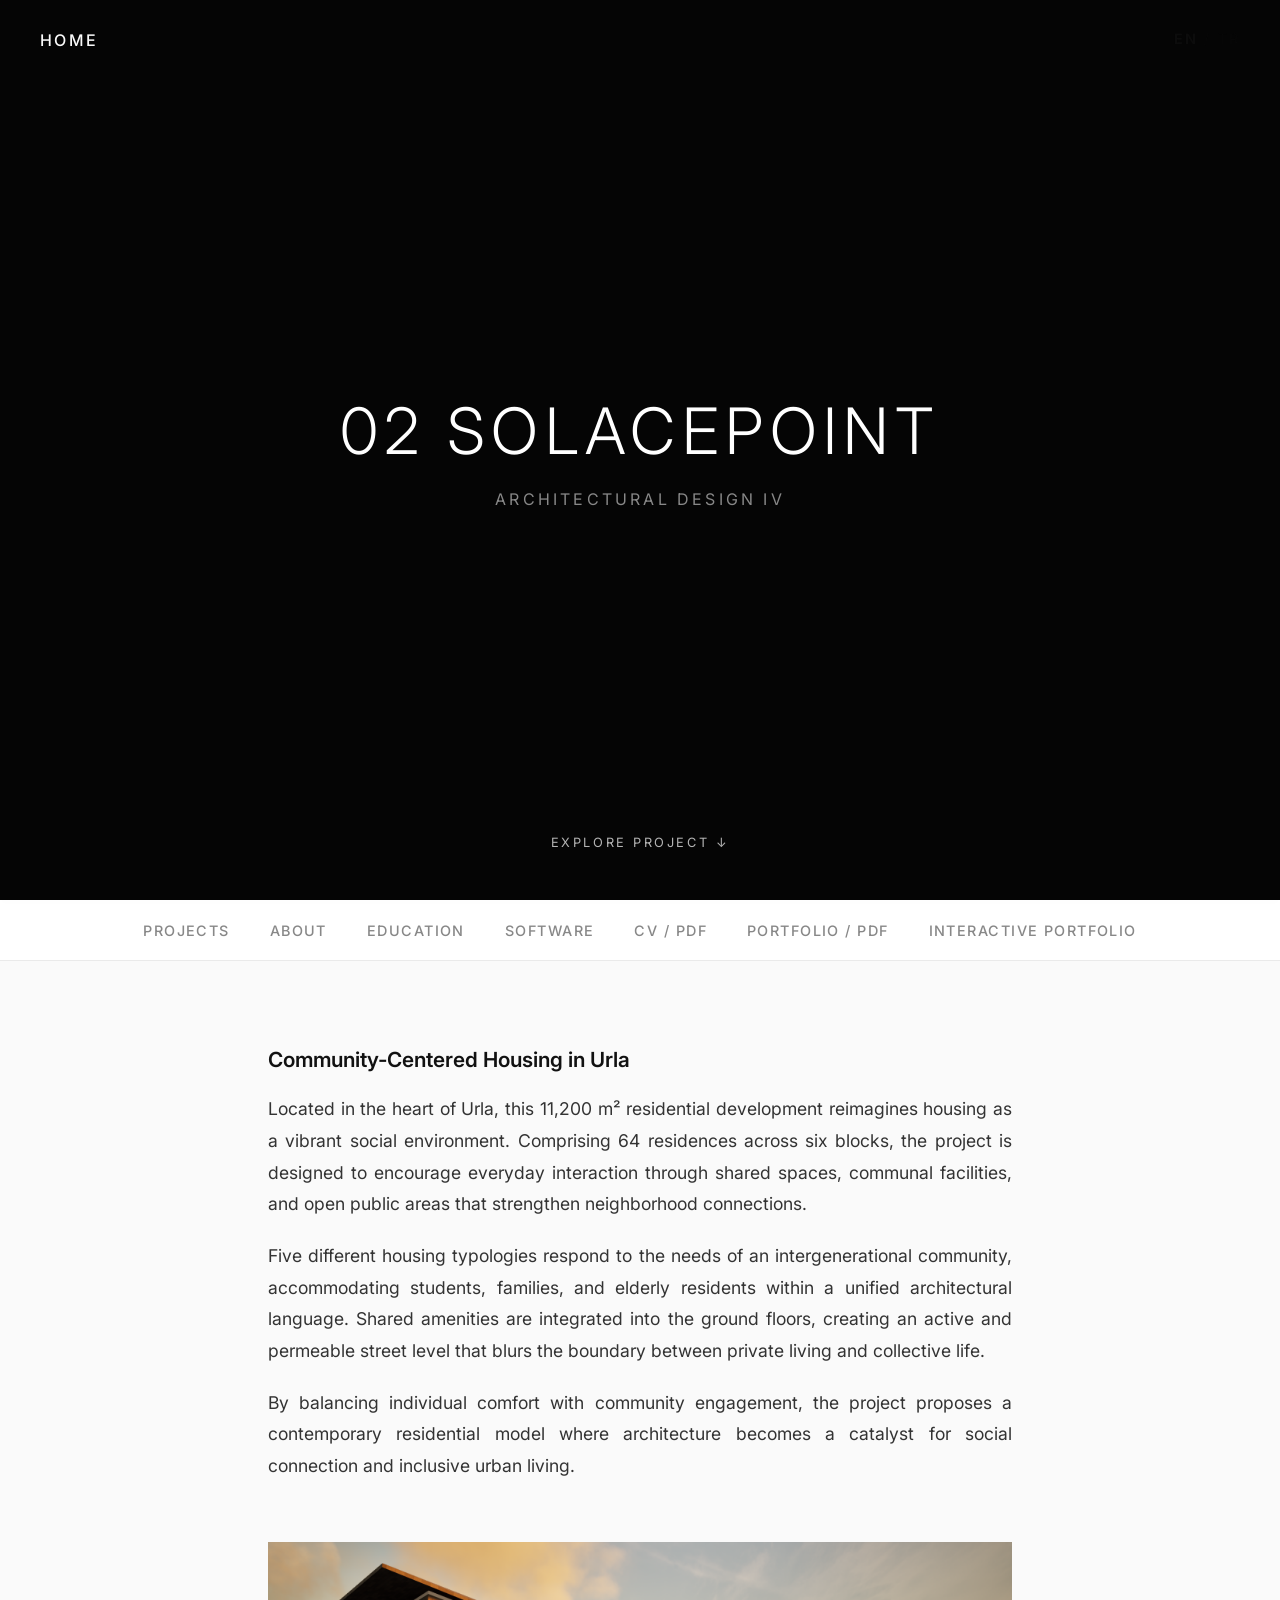
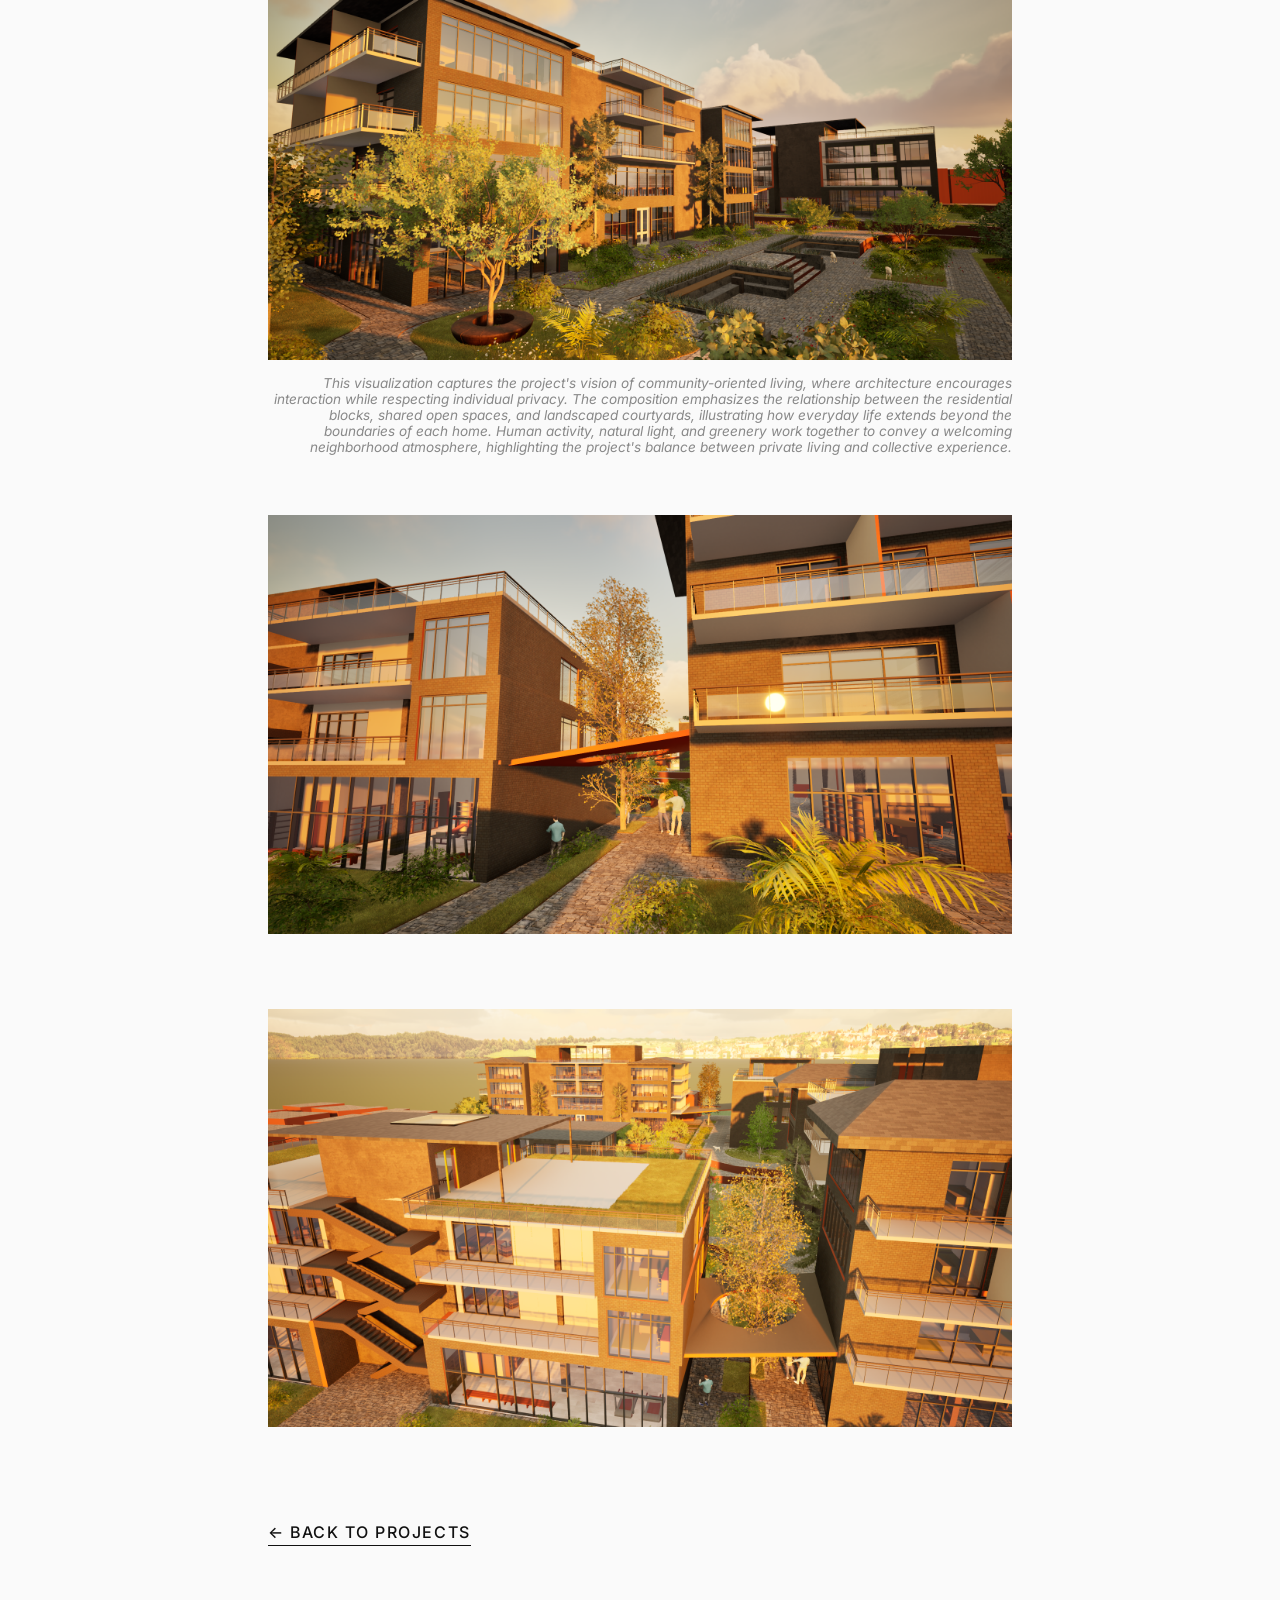
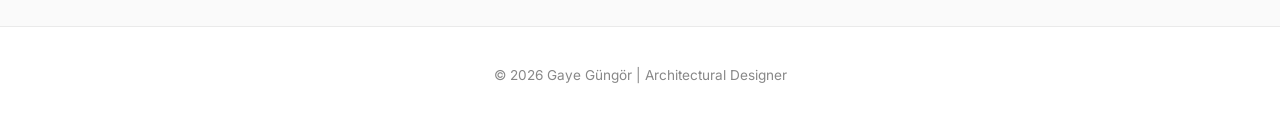
<file: solacepoint.html>
<!DOCTYPE html>
<html lang="en">
<head>
    <meta charset="UTF-8">
    <meta name="viewport" content="width=device-width, initial-scale=1.0">
    <title>SOLACEPOINT | Gaye Güngör</title>
    <link href="https://fonts.googleapis.com/css2?family=Inter:wght@300;400;500;600&display=swap" rel="stylesheet">
    <style>
        /* TEMEL AYARLAR VE ANİMASYON */
        * { box-sizing: border-box; margin: 0; padding: 0; }
        body { font-family: 'Inter', sans-serif; background-color: #fafafa; color: #111111; opacity: 0; transition: opacity 0.6s ease-in-out; }
        body.loaded { opacity: 1; }
        body.fade-out { opacity: 0; }

        /* SİYAH GİRİŞ EKRANI */
        .hero { height: 100vh; background-color: #050505; display: flex; flex-direction: column; justify-content: center; align-items: center; position: relative; }
        .hero h1 { color: #ffffff; font-size: clamp(2.5rem, 5vw, 5rem); font-weight: 300; letter-spacing: 0.1em; text-transform: uppercase; animation: slideUp 1.5s ease-out forwards; opacity: 0; transform: translateY(30px); text-align: center; padding: 0 20px;}
        .hero p { color: #888888; margin-top: 20px; font-size: 1rem; text-transform: uppercase; letter-spacing: 0.2em; animation: slideUp 1.5s ease-out forwards 0.3s; opacity: 0; transform: translateY(30px); }
        @keyframes slideUp { to { opacity: 1; transform: translateY(0); } }

        .scroll-down { position: absolute; bottom: 50px; color: #ffffff; font-size: 0.8rem; letter-spacing: 0.2em; text-transform: uppercase; text-decoration: none; opacity: 0.7; transition: opacity 0.3s; animation: bounce 2s infinite; cursor: pointer; }
        .scroll-down:hover { opacity: 1; }
        @keyframes bounce { 0%, 20%, 50%, 80%, 100% { transform: translateY(0); } 40% { transform: translateY(-10px); } 60% { transform: translateY(-5px); } }

        /* YAPIŞKAN MENÜ */
        .nav-container { position: sticky; top: 0; background-color: rgba(255, 255, 255, 0.95); backdrop-filter: blur(5px); padding: 20px 0; border-bottom: 1px solid #eaeaea; z-index: 1000; text-align: center; }
        .nav-links { list-style: none; display: flex; justify-content: center; gap: 40px; flex-wrap: wrap; }
        .nav-links a { text-decoration: none; color: #888888; font-size: 0.9rem; font-weight: 500; text-transform: uppercase; letter-spacing: 0.1em; transition: color 0.3s ease; cursor: pointer; }
        .nav-links a:hover { color: #111111; }

        /* PROJE İÇERİĞİ */
        .content-section { padding: 80px 10%; min-height: 100vh; max-width: 1000px; margin: 0 auto; }
        
        .project-description { font-size: 1.1rem; line-height: 1.8; color: #333; margin-bottom: 60px; text-align: justify;}
        /* Yeni eklenen başlık stili */
        .project-description h3 { font-size: 1.3rem; font-weight: 600; margin-bottom: 15px; color: #111; }
        .project-description p { margin-bottom: 20px; }
        
        .project-images { display: flex; flex-direction: column; gap: 60px; }
        
        /* GÖRSEL DOKUSUNA HOVER ZOOM EFEKTİ */
        .img-block { 
            width: 100%; 
            background-color: #e0e0e0; 
            display: flex; 
            align-items: center; 
            justify-content: center; 
            overflow: hidden; 
            cursor: pointer;
        }

        .img-block img { 
            width: 100%; 
            height: auto; 
            display: block; 
            transition: transform 0.6s ease; 
        }

        .img-block:hover img { 
            transform: scale(1.03); 
        }
        .img-caption { margin-top: 15px; font-size: 0.85rem; color: #888; text-align: right; font-style: italic; }

        .back-link { display: inline-block; margin-top: 80px; text-decoration: none; color: #111; font-weight: 500; border-bottom: 1px solid #111; padding-bottom: 3px; text-transform: uppercase; letter-spacing: 0.1em;}

        footer { padding: 40px 10%; text-align: center; border-top: 1px solid #eaeaea; font-size: 0.85rem; color: #888888; background-color: #ffffff; }
        
        /* YÜKLENİYOR (PULSE) ANİMASYONU */
        @keyframes pulse {
            0% { background-color: #e0e0e0; }
            50% { background-color: #f2f2f2; }
            100% { background-color: #e0e0e0; }
        }

        .image-placeholder, .img-block {
            animation: pulse 2s infinite ease-in-out;
            background-color: #e0e0e0; 
        }

        @media (max-width: 768px) { .nav-links { gap: 20px; } .content-section { padding: 50px 5%; } }
        
        /* SOL ÜST KÖŞE SABİT ANA SAYFA LOGOSU */
        .fixed-logo {
            position: fixed;
            top: 30px;
            left: 40px;
            color: #ffffff;
            font-size: 1rem;
            font-weight: 500;
            text-transform: uppercase;
            letter-spacing: 0.15em;
            text-decoration: none;
            z-index: 9999;
            mix-blend-mode: difference;
            transition: opacity 0.3s ease;
        }
        .fixed-logo:hover {
            opacity: 0.6;
        }
        @media (max-width: 768px) {
            .fixed-logo { top: 20px; left: 20px; font-size: 0.8rem; }
        }
        
        /* DİL GİZLEME/GÖSTERME SİSTEMİ */
        body.lang-tr .en-text { display: none !important; }
        body.lang-en .tr-text { display: none !important; }

        /* SAĞ ÜST KÖŞE DİL SEÇENEĞİ (ENG / TR) */
        .lang-toggle {
            position: fixed;
            top: 30px;
            right: 40px;
            color: #111111; 
            font-size: 0.9rem;
            font-weight: 500;
            text-transform: uppercase;
            letter-spacing: 0.15em;
            cursor: pointer;
            z-index: 9999;
            mix-blend-mode: difference;
            transition: opacity 0.3s ease, transform 0.3s ease;
        }
        .lang-toggle:hover { opacity: 0.8; transform: translateY(-2px); }

        @media (max-width: 768px) {
            .lang-toggle { top: 20px; right: 20px; font-size: 0.8rem; }
        }
    </style>
</head>
<body class="lang-en">

    <!-- SAĞ ÜST DİL SEÇENEĞİ -->
    <div class="lang-toggle" onclick="toggleLanguage()">
        <span class="en-text"><span style="font-weight: 700; opacity: 1;">EN</span> <span style="font-weight: 300; opacity: 0.5;">/ TR</span></span>
        <span class="tr-text"><span style="font-weight: 300; opacity: 0.5;">EN /</span> <span style="font-weight: 700; opacity: 1;">TR</span></span>
    </div>

    <!-- SABİT ANA SAYFA LOGOSU -->
    <a href="index.html" class="fixed-logo en-text" onclick="transitionToPage(event, 'index.html')">Home</a>
    <a href="index.html" class="fixed-logo tr-text" onclick="transitionToPage(event, 'index.html')">Ana Sayfa</a>

    <!-- SİYAH PROJE KAPAK EKRANI -->
    <section class="hero" id="home">
        <h1>02 SOLACEPOINT</h1>
        <p class="en-text">Architectural Design IV</p>
        <p class="tr-text">Mimari Tasarım IV</p>
        <a class="scroll-down en-text" onclick="scrollToContent()">Explore Project ↓</a>
        <a class="scroll-down tr-text" onclick="scrollToContent()">Projeyi İncele ↓</a>
    </section>

    <!-- YAPIŞKAN MENÜ -->
    <nav class="nav-container" id="navbar">
        <ul class="nav-links" style="list-style: none; padding: 0;">
            <li>
                <!-- DİKKAT: Artık projects.html'e yönlendiriyor -->
                <a href="projects.html" class="en-text" onclick="transitionToPage(event, 'projects.html')">Projects</a>
                <a href="projects.html" class="tr-text" onclick="transitionToPage(event, 'projects.html')">Projeler</a>
            </li>
            <li>
                <a href="about.html" class="en-text" onclick="transitionToPage(event, 'about.html')">About</a>
                <a href="about.html" class="tr-text" onclick="transitionToPage(event, 'about.html')">Hakkımda</a>
            </li>
            <li>
                <a href="education.html" class="en-text" onclick="transitionToPage(event, 'education.html')">Education</a>
                <a href="education.html" class="tr-text" onclick="transitionToPage(event, 'education.html')">Eğitim</a>
            </li>
            <li>
                <a href="software.html" class="en-text" onclick="transitionToPage(event, 'software.html')">Software</a>
                <a href="software.html" class="tr-text" onclick="transitionToPage(event, 'software.html')">Yazılımlar</a>
            </li>
            <li><a href="Gaye_Gungor_CV.pdf" target="_blank">CV / PDF</a></li>
            <li>
                <a href="Gaye_Gungor_Portfolio%20(1).pdf" target="_blank" class="en-text">Portfolio / PDF</a>
                <a href="Gaye_Gungor_Portfolio%20(1).pdf" target="_blank" class="tr-text">Portfolyo / PDF</a>
            </li>
            <li>
                <a href="https://heyzine.com/flip-book/fa36f7c1f8.html" target="_blank" class="en-text">Interactive Portfolio</a>
                <a href="https://heyzine.com/flip-book/fa36f7c1f8.html" target="_blank" class="tr-text">Etkileşimli Portfolyo</a>
            </li>
        </ul>
    </nav>

    <!-- PROJE DETAYLARI (BEYAZ ZEMİN) -->
    <section class="content-section" id="content">
        
        <!-- METİN ALANI -->
        <div class="project-description">
            <h3 class="en-text">Community-Centered Housing in Urla</h3>
            <h3 class="tr-text">Urla'da Topluluk Odaklı Konut Yerleşkesi</h3>
            
            <p class="en-text">Located in the heart of Urla, this 11,200 m² residential development reimagines housing as a vibrant social environment. Comprising 64 residences across six blocks, the project is designed to encourage everyday interaction through shared spaces, communal facilities, and open public areas that strengthen neighborhood connections.</p>
            <p class="tr-text">Urla'nın kalbinde yer alan bu 11.200 m²'lik konut projesi, yaşam alanını canlı bir sosyal çevre olarak yeniden ele alıyor. Altı blokta yer alan 64 konuttan oluşan proje; paylaşılan mekanlar, ortak tesisler ve mahalle bağlarını güçlendiren açık kamusal alanlar aracılığıyla günlük etkileşimi teşvik edecek şekilde tasarlanmıştır.</p>
            
            <p class="en-text">Five different housing typologies respond to the needs of an intergenerational community, accommodating students, families, and elderly residents within a unified architectural language. Shared amenities are integrated into the ground floors, creating an active and permeable street level that blurs the boundary between private living and collective life.</p>
            <p class="tr-text">Beş farklı konut tipolojisi, öğrencileri, aileleri ve yaşlı sakinleri bir arada barındıran nesiller arası bir topluluğun ihtiyaçlarına bütüncül bir mimari dille yanıt verir. Ortak donatılar zemin katlara entegre edilerek; bireysel yaşam ile kolektif yaşam arasındaki sınırları bulanıklaştıran, aktif ve geçirgen bir sokak seviyesi yaratılmıştır.</p>
            
            <p class="en-text">By balancing individual comfort with community engagement, the project proposes a contemporary residential model where architecture becomes a catalyst for social connection and inclusive urban living.</p>
            <p class="tr-text">Bireysel konforu toplumsal katılım ile dengeleyen proje; mimarinin sosyal bağlantılar ve kapsayıcı kentsel yaşam için bir katalizör haline geldiği çağdaş bir konut modeli önermektedir.</p>
        </div>

        <!-- RENDER ALANI -->
        <div class="project-images">
            <!-- Render 1 -->
            <div>
                <div class="img-block">
                    <img src="konut.png" alt="SolacePoint Exterior Render">
                </div>
                <div class="img-caption en-text">This visualization captures the project's vision of community-oriented living, where architecture encourages interaction while respecting individual privacy. The composition emphasizes the relationship between the residential blocks, shared open spaces, and landscaped courtyards, illustrating how everyday life extends beyond the boundaries of each home. Human activity, natural light, and greenery work together to convey a welcoming neighborhood atmosphere, highlighting the project's balance between private living and collective experience.</div>
                <div class="img-caption tr-text">Bu görselleştirme, mimarinin bireysel mahremiyete saygı duyarken etkileşimi teşvik ettiği, projenin topluluk odaklı yaşam vizyonunu yakalamaktadır. Kompozisyon; konut blokları, paylaşılan açık alanlar ve peyzajlı avlular arasındaki ilişkiyi vurgulayarak, günlük yaşamın her evin sınırlarının ötesine nasıl uzandığını gözler önüne serer. İnsan aktivitesi, doğal ışık ve yeşillik, sıcak bir mahalle atmosferi aktarmak için birlikte çalışarak projenin özel yaşam ile kolektif deneyim arasındaki dengesini öne çıkarır.</div>
            </div>
            
            <!-- Render 2 -->
             <div>
                <div class="img-block">
                    <img src="render2.png" alt="SolacePoint Exterior Render">
                </div>
                <div class="img-caption"></div>
            </div>
            
             <!-- Render 3 -->
             <div>
                <div class="img-block">
                    <img src="render3.png" alt="SolacePoint Exterior Render">
                </div>
                <div class="img-caption"></div>
            </div>
        </div>

        <!-- GERİ DÖN LİNKİ GÜNCELLENDİ -->
        <a href="projects.html" class="back-link en-text" onclick="transitionToPage(event, 'projects.html')">← Back to Projects</a>
        <a href="projects.html" class="back-link tr-text" onclick="transitionToPage(event, 'projects.html')">← Projelere Dön</a>
    </section>

    <footer>
        <p class="en-text">© 2026 Gaye Güngör | Architectural Designer</p>
        <p class="tr-text">© 2026 Gaye Güngör | Mimari Tasarımcı</p>
    </footer>

    <!-- JS SCRIPTLERİ -->
    <script>
        // 1. Dil Hafızası
        const savedLang = localStorage.getItem('siteLang') || 'en';
        document.body.classList.remove('lang-en', 'lang-tr');
        document.body.classList.add('lang-' + savedLang);

        // 2. Sayfa Yüklenme Animasyonu
        window.onload = function() {
            document.body.classList.add('loaded');
        };

        // 3. Dil Değiştirme Butonu İşlevi
        function toggleLanguage() {
            const body = document.body;
            if (body.classList.contains('lang-en')) {
                body.classList.remove('lang-en');
                body.classList.add('lang-tr');
                localStorage.setItem('siteLang', 'tr');
            } else {
                body.classList.remove('lang-tr');
                body.classList.add('lang-en');
                localStorage.setItem('siteLang', 'en');
            }
        }

        // 4. Sayfalar Arası Geçiş
        function transitionToPage(event, url) {
            event.preventDefault(); 
            document.body.classList.remove('loaded');
            document.body.classList.add('fade-out'); 
            
            setTimeout(function() {
                window.location.href = url;
            }, 600);
        }

        // 5. Scroll Down Butonu İçin Kaydırma Fonksiyonu
        function scrollToContent() {
            document.getElementById('content').scrollIntoView({ behavior: 'smooth' });
        }
    </script>
</body>
</html>
</file>
